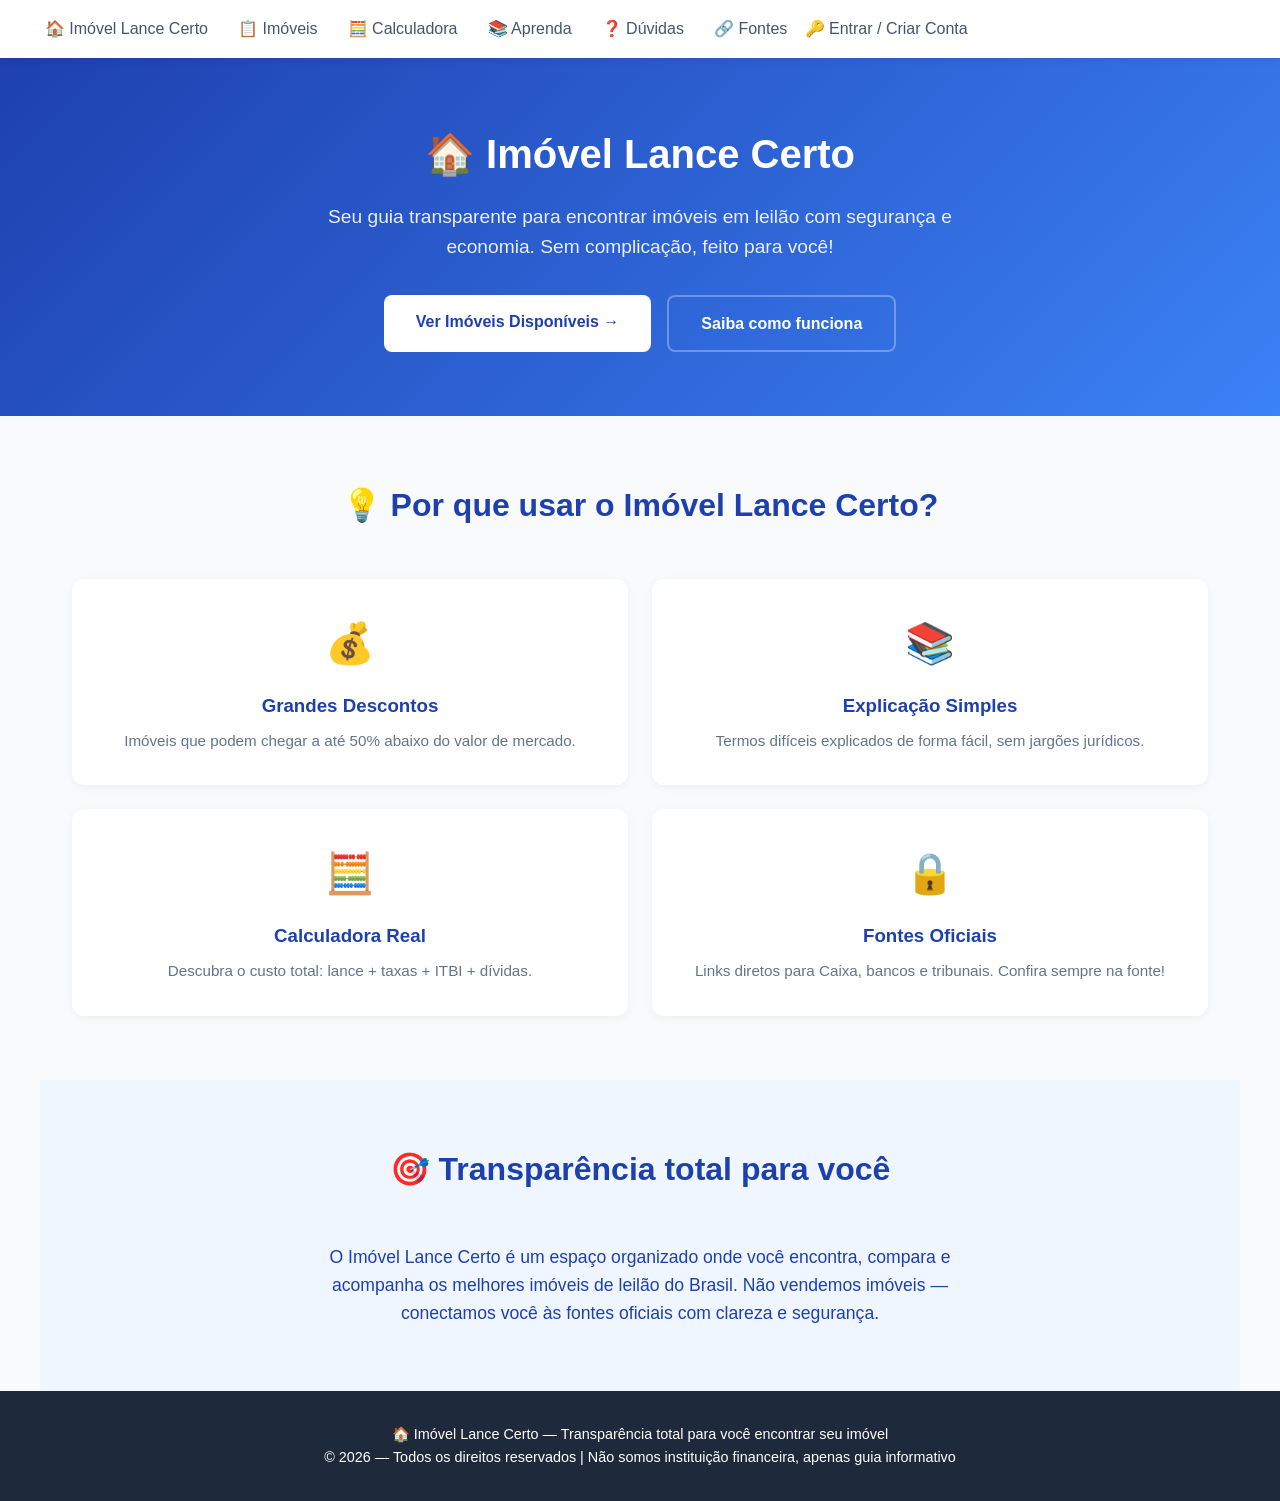
<file: index.html>
<!DOCTYPE html>
<html lang="pt-BR">
<head>
    <meta charset="UTF-8">
    <meta name="viewport" content="width=device-width, initial-scale=1.0">
    <title>Imóvel Lance Certo — Encontre seu imóvel com segurança</title>
    <link rel="stylesheet" href="estilo.css">
    <style>
        * { box-sizing: border-box; margin: 0; padding: 0; font-family: 'Segoe UI', sans-serif; }
        body { background-color: #f8fafc; color: #1e293b; line-height: 1.6; }

        .hero {
            background: linear-gradient(135deg, #1e40af 0%, #3b82f6 100%);
            color: white;
            padding: 4rem 2rem;
            text-align: center;
        }
        .hero h1 { font-size: 2.5rem; margin-bottom: 1rem; }
        .hero p { font-size: 1.2rem; max-width: 700px; margin: 0 auto 2rem; opacity: 0.9; }
        .botoes-hero {
            display: flex;
            gap: 1rem;
            justify-content: center;
            flex-wrap: wrap;
        }
        .btn-primario {
            background: white;
            color: #1e40af;
            padding: 0.85rem 2rem;
            border-radius: 8px;
            font-weight: 600;
            text-decoration: none;
            transition: transform 0.2s;
        }
        .btn-primario:hover { transform: translateY(-2px); }
        .btn-secundario {
            background: transparent;
            color: white;
            padding: 0.85rem 2rem;
            border-radius: 8px;
            font-weight: 600;
            text-decoration: none;
            border: 2px solid rgba(255,255,255,0.3);
            transition: background 0.2s;
        }
        .btn-secundario:hover { background: rgba(255,255,255,0.1); }

        .secao { padding: 4rem 2rem; max-width: 1200px; margin: 0 auto; }
        .secao h2 { text-align: center; color: #1e40af; font-size: 2rem; margin-bottom: 3rem; }

        .grade {
            display: grid;
            grid-template-columns: repeat(2, 1fr);
            gap: 1.5rem;
        }
        .cartao {
            background: white;
            padding: 2rem;
            border-radius: 12px;
            box-shadow: 0 2px 10px rgba(0,0,0,0.05);
            text-align: center;
        }
        .cartao .icone { font-size: 2.5rem; margin-bottom: 1rem; }
        .cartao h3 { color: #1e40af; margin-bottom: 0.5rem; }
        .cartao p { color: #64748b; font-size: 0.95rem; }

        .destaque { background: #eff6ff; }
        .destaque p { text-align: center; max-width: 700px; margin: 0 auto; color: #1e40af; font-size: 1.1rem; }

        footer {
            background: #1e293b;
            color: white;
            text-align: center;
            padding: 2rem;
            font-size: 0.9rem;
        }

        /* 📱 Celular também em 2 colunas */
        @media (max-width: 600px) {
            .hero h1 { font-size: 1.8rem; }
            .grade { grid-template-columns: repeat(2, 1fr); gap: 1rem; }
            .cartao { padding: 1.25rem; }
            .cartao .icone { font-size: 2rem; }
            .secao { padding: 2rem 1rem; }
        }
    </style>
</head>
<body>

<nav id="menu-principal">
    <a href="/">🏠 Imóvel Lance Certo</a>
    <a href="/imoveis.html">📋 Imóveis</a>
    <a href="/calculadora.html">🧮 Calculadora</a>
    <a href="/aprenda.html">📚 Aprenda</a>
    <a href="/duvidas.html">❓ Dúvidas</a>
    <a href="/fontes.html">🔗 Fontes</a>
    <span id="menu-logado" style="display: none;">
        <a href="/perfil.html" style="margin-left: auto;">👤 Meu Perfil</a>
        <a href="#" onclick="sairDaConta(event)" style="color: #ef4444;">🚪 Sair</a>
    </span>
    <span id="menu-deslogado">
        <a href="/login.html" style="margin-left: auto;">🔑 Entrar / Criar Conta</a>
    </span>
</nav>

<script>
// Verifica se o usuário está logado e mostra os botões corretos
function atualizarMenu() {
    const logado = localStorage.getItem('imc_logado');
    document.getElementById('menu-logado').style.display = logado ? 'contents' : 'none';
    document.getElementById('menu-deslogado').style.display = logado ? 'none' : 'contents';
}

// Função de logout
function sairDaConta(e) {
    e.preventDefault();
    if (confirm('Tem certeza que deseja sair?')) {
        localStorage.removeItem('imc_logado');
        localStorage.removeItem('imc_novidades');
        window.location.href = '/login.html';
    }
}

// Atualiza o menu assim que a página carrega
document.addEventListener('DOMContentLoaded', atualizarMenu);
</script>


<script>
function sairDaConta(e) {
    e.preventDefault();
    if (confirm('Tem certeza que deseja sair?')) {
        localStorage.removeItem('imc_logado');
        window.location.href = '/login.html';
    }
}
</script>


<section class="hero">
    <h1>🏠 Imóvel Lance Certo</h1>
    <p>Seu guia transparente para encontrar imóveis em leilão com segurança e economia. Sem complicação, feito para você!</p>
    <div class="botoes-hero">
        <a href="/imoveis.html" class="btn-primario">Ver Imóveis Disponíveis →</a>
        <a href="/aprenda.html" class="btn-secundario">Saiba como funciona</a>
    </div>
</section>

<section class="secao">
    <h2>💡 Por que usar o Imóvel Lance Certo?</h2>
    <div class="grade">
        <div class="cartao">
            <div class="icone">💰</div>
            <h3>Grandes Descontos</h3>
            <p>Imóveis que podem chegar a até 50% abaixo do valor de mercado.</p>
        </div>
        <div class="cartao">
            <div class="icone">📚</div>
            <h3>Explicação Simples</h3>
            <p>Termos difíceis explicados de forma fácil, sem jargões jurídicos.</p>
        </div>
        <div class="cartao">
            <div class="icone">🧮</div>
            <h3>Calculadora Real</h3>
            <p>Descubra o custo total: lance + taxas + ITBI + dívidas.</p>
        </div>
        <div class="cartao">
            <div class="icone">🔒</div>
            <h3>Fontes Oficiais</h3>
            <p>Links diretos para Caixa, bancos e tribunais. Confira sempre na fonte!</p>
        </div>
    </div>
</section>

<section class="secao destaque">
    <h2>🎯 Transparência total para você</h2>
    <p>O Imóvel Lance Certo é um espaço organizado onde você encontra, compara e acompanha os melhores imóveis de leilão do Brasil. Não vendemos imóveis — conectamos você às fontes oficiais com clareza e segurança.</p>
</section>

<footer>
    <p>🏠 Imóvel Lance Certo — Transparência total para você encontrar seu imóvel</p>
    <p>© 2026 — Todos os direitos reservados | Não somos instituição financeira, apenas guia informativo</p>
</footer>

</body>
</html>
</file>
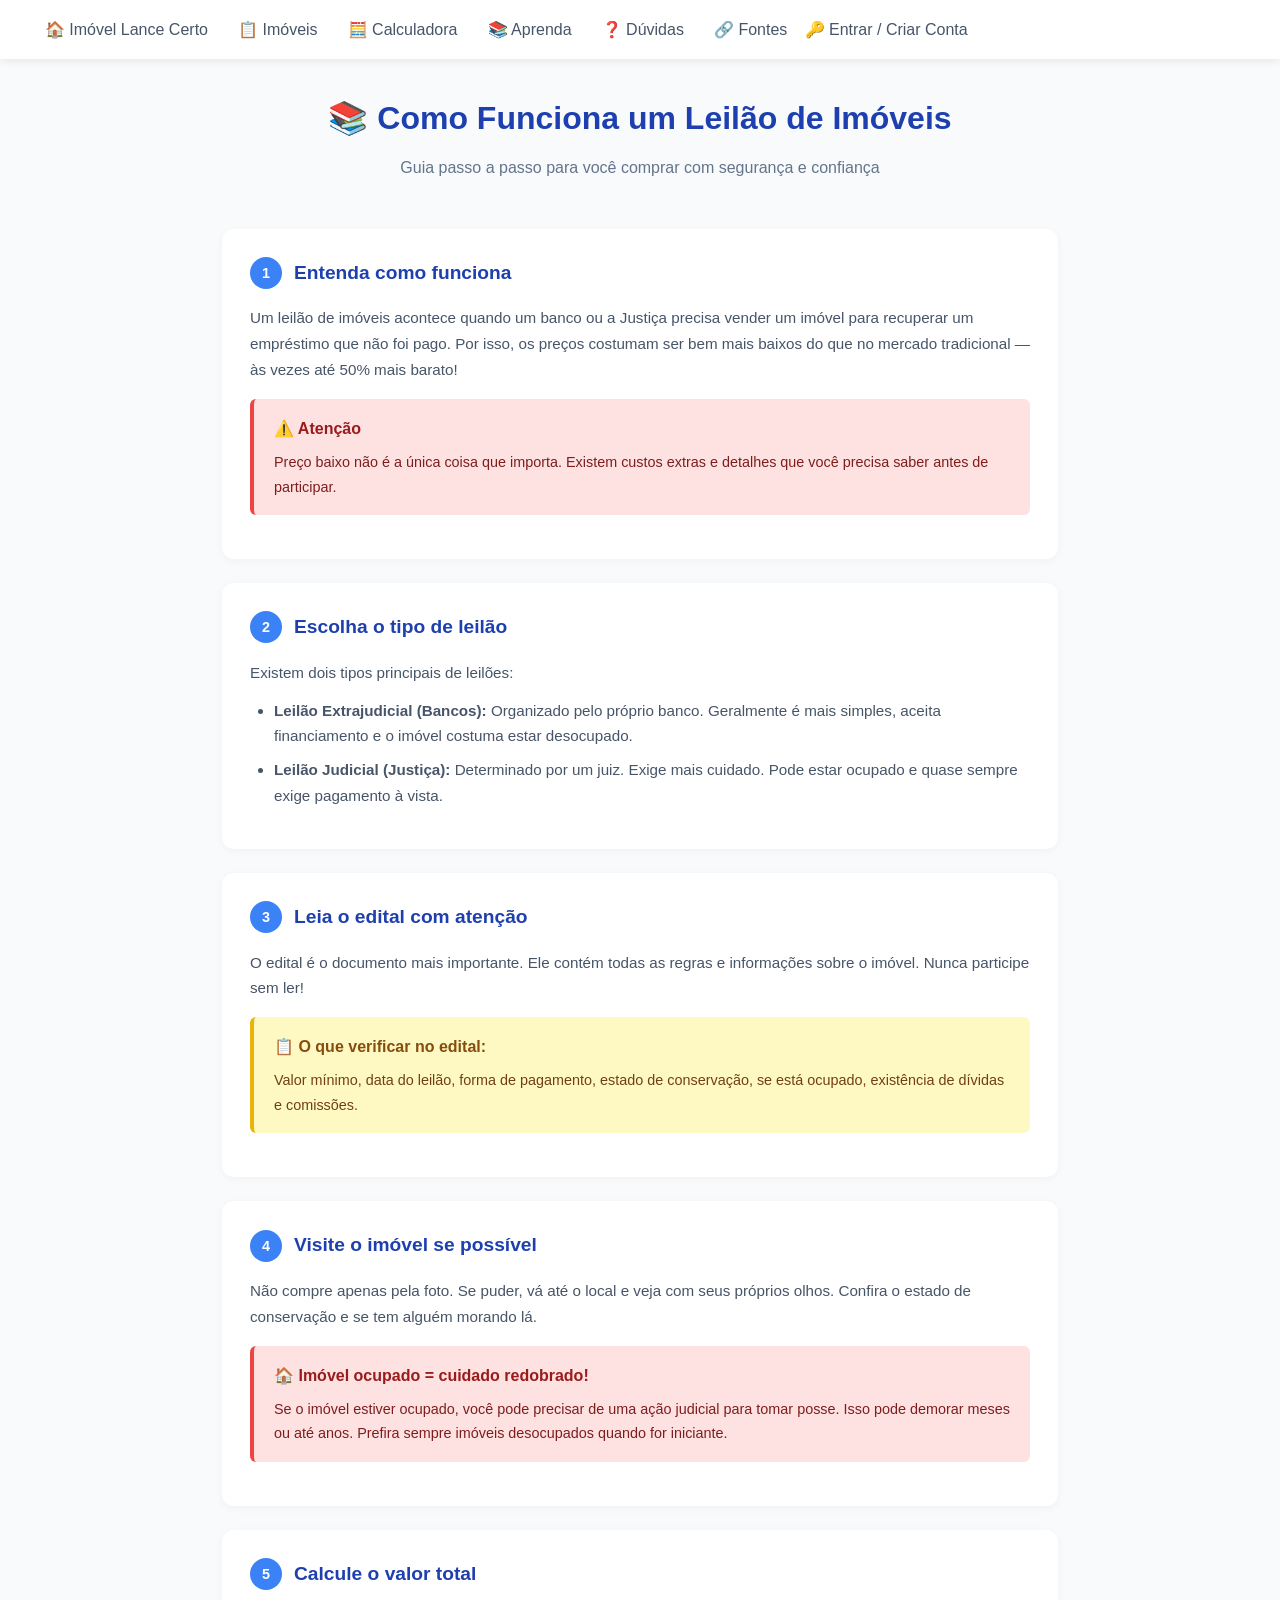
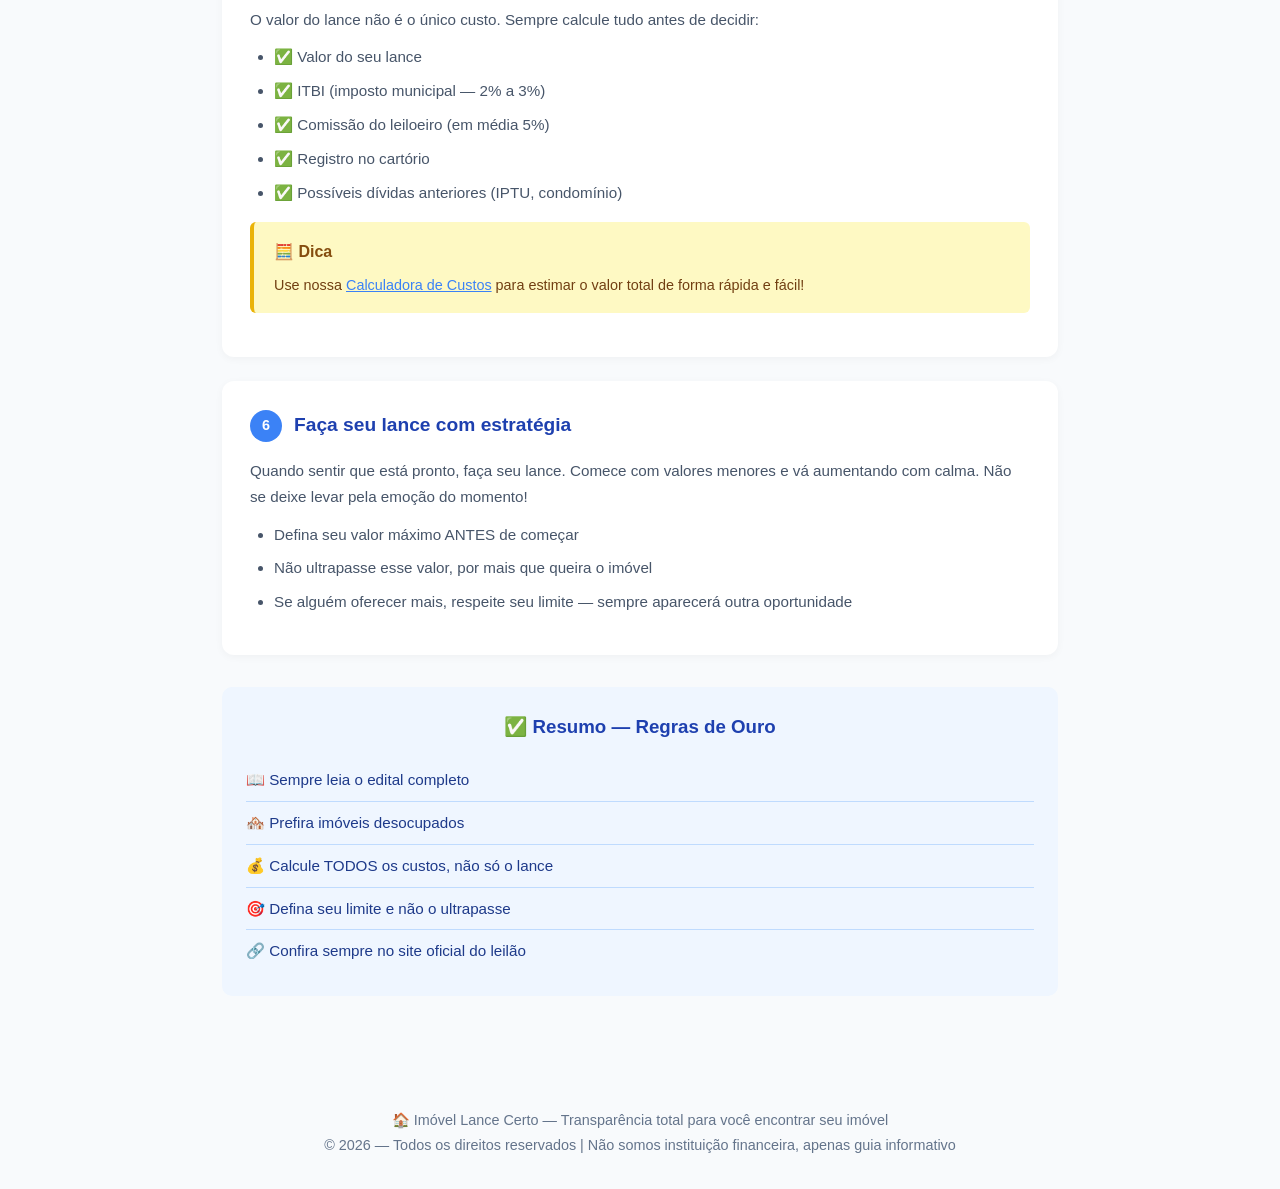
<file: aprenda.html>
<!DOCTYPE html>
<html lang="pt-BR">
<head>
    <meta charset="UTF-8">
    <meta name="viewport" content="width=device-width, initial-scale=1.0">
    <title>Aprenda — Imóvel Lance Certo</title>
    <link rel="stylesheet" href="estilo.css">
    <style>
        * { box-sizing: border-box; margin: 0; padding: 0; font-family: 'Segoe UI', sans-serif; }
        body { background-color: #f8fafc; color: #1e293b; line-height: 1.7; }

        .container { max-width: 900px; margin: 0 auto; padding: 2rem; }
        h1 { text-align: center; color: #1e40af; font-size: 2rem; margin-bottom: 0.5rem; }
        .subtitulo { text-align: center; color: #64748b; margin-bottom: 3rem; }

        .passo {
            background: white;
            padding: 1.75rem;
            border-radius: 12px;
            margin-bottom: 1.5rem;
            box-shadow: 0 2px 8px rgba(0,0,0,0.04);
        }
        .passo h2 {
            color: #1e40af;
            font-size: 1.2rem;
            margin-bottom: 1rem;
            display: flex;
            align-items: center;
            gap: 0.75rem;
        }
        .numero-passo {
            background: #3b82f6;
            color: white;
            width: 32px;
            height: 32px;
            border-radius: 50%;
            display: flex;
            align-items: center;
            justify-content: center;
            font-size: 0.9rem;
            font-weight: 600;
            flex-shrink: 0;
        }
        .passo p { color: #475569; margin-bottom: 0.75rem; font-size: 0.95rem; }
        .passo ul { padding-left: 1.5rem; margin-bottom: 0.75rem; }
        .passo li { color: #475569; margin-bottom: 0.5rem; font-size: 0.95rem; }

        .caixa-dica {
            background: #fef9c3;
            border-left: 4px solid #eab308;
            padding: 1rem 1.25rem;
            border-radius: 6px;
            margin: 1rem 0;
        }
        .caixa-dica h4 { color: #854d0e; margin-bottom: 0.5rem; }
        .caixa-dica p { color: #713f12; font-size: 0.9rem; margin: 0; }

        .caixa-atencao {
            background: #fee2e2;
            border-left: 4px solid #ef4444;
            padding: 1rem 1.25rem;
            border-radius: 6px;
            margin: 1rem 0;
        }
        .caixa-atencao h4 { color: #991b1b; margin-bottom: 0.5rem; }
        .caixa-atencao p { color: #7f1d1d; font-size: 0.9rem; margin: 0; }

        .resumo {
            background: #eff6ff;
            padding: 1.5rem;
            border-radius: 10px;
            margin-top: 2rem;
        }
        .resumo h3 { color: #1e40af; margin-bottom: 1rem; text-align: center; }
        .resumo ul { list-style: none; padding: 0; }
        .resumo li { padding: 0.5rem 0; border-bottom: 1px solid #bfdbfe; color: #1e3a8a; font-size: 0.95rem; }
        .resumo li:last-child { border-bottom: none; }

        footer {
            text-align: center;
            padding: 2rem;
            color: #64748b;
            font-size: 0.9rem;
            margin-top: 3rem;
        }
    </style>
</head>
<body>

<nav id="menu-principal">
    <a href="/">🏠 Imóvel Lance Certo</a>
    <a href="/imoveis.html">📋 Imóveis</a>
    <a href="/calculadora.html">🧮 Calculadora</a>
    <a href="/aprenda.html">📚 Aprenda</a>
    <a href="/duvidas.html">❓ Dúvidas</a>
    <a href="/fontes.html">🔗 Fontes</a>
    <span id="menu-logado" style="display: none;">
        <a href="/perfil.html" style="margin-left: auto;">👤 Meu Perfil</a>
        <a href="#" onclick="sairDaConta(event)" style="color: #ef4444;">🚪 Sair</a>
    </span>
    <span id="menu-deslogado">
        <a href="/login.html" style="margin-left: auto;">🔑 Entrar / Criar Conta</a>
    </span>
</nav>

<script>
// Verifica se o usuário está logado e mostra os botões corretos
function atualizarMenu() {
    const logado = localStorage.getItem('imc_logado');
    document.getElementById('menu-logado').style.display = logado ? 'contents' : 'none';
    document.getElementById('menu-deslogado').style.display = logado ? 'none' : 'contents';
}

// Função de logout
function sairDaConta(e) {
    e.preventDefault();
    if (confirm('Tem certeza que deseja sair?')) {
        localStorage.removeItem('imc_logado');
        localStorage.removeItem('imc_novidades');
        window.location.href = '/login.html';
    }
}

// Atualiza o menu assim que a página carrega
document.addEventListener('DOMContentLoaded', atualizarMenu);
</script>


<div class="container">
    <h1>📚 Como Funciona um Leilão de Imóveis</h1>
    <p class="subtitulo">Guia passo a passo para você comprar com segurança e confiança</p>

    <!-- PASSO 1 -->
    <div class="passo">
        <h2><span class="numero-passo">1</span> Entenda como funciona</h2>
        <p>Um leilão de imóveis acontece quando um banco ou a Justiça precisa vender um imóvel para recuperar um empréstimo que não foi pago. Por isso, os preços costumam ser bem mais baixos do que no mercado tradicional — às vezes até 50% mais barato!</p>

        <div class="caixa-atencao">
            <h4>⚠️ Atenção</h4>
            <p>Preço baixo não é a única coisa que importa. Existem custos extras e detalhes que você precisa saber antes de participar.</p>
        </div>
    </div>

    <!-- PASSO 2 -->
    <div class="passo">
        <h2><span class="numero-passo">2</span> Escolha o tipo de leilão</h2>
        <p>Existem dois tipos principais de leilões:</p>
        <ul>
            <li><strong>Leilão Extrajudicial (Bancos):</strong> Organizado pelo próprio banco. Geralmente é mais simples, aceita financiamento e o imóvel costuma estar desocupado.</li>
            <li><strong>Leilão Judicial (Justiça):</strong> Determinado por um juiz. Exige mais cuidado. Pode estar ocupado e quase sempre exige pagamento à vista.</li>
        </ul>
    </div>

    <!-- PASSO 3 -->
    <div class="passo">
        <h2><span class="numero-passo">3</span> Leia o edital com atenção</h2>
        <p>O edital é o documento mais importante. Ele contém todas as regras e informações sobre o imóvel. Nunca participe sem ler!</p>

        <div class="caixa-dica">
            <h4>📋 O que verificar no edital:</h4>
            <p>Valor mínimo, data do leilão, forma de pagamento, estado de conservação, se está ocupado, existência de dívidas e comissões.</p>
        </div>
    </div>

    <!-- PASSO 4 -->
    <div class="passo">
        <h2><span class="numero-passo">4</span> Visite o imóvel se possível</h2>
        <p>Não compre apenas pela foto. Se puder, vá até o local e veja com seus próprios olhos. Confira o estado de conservação e se tem alguém morando lá.</p>

        <div class="caixa-atencao">
            <h4>🏠 Imóvel ocupado = cuidado redobrado!</h4>
            <p>Se o imóvel estiver ocupado, você pode precisar de uma ação judicial para tomar posse. Isso pode demorar meses ou até anos. Prefira sempre imóveis desocupados quando for iniciante.</p>
        </div>
    </div>

    <!-- PASSO 5 -->
    <div class="passo">
        <h2><span class="numero-passo">5</span> Calcule o valor total</h2>
        <p>O valor do lance não é o único custo. Sempre calcule tudo antes de decidir:</p>
        <ul>
            <li>✅ Valor do seu lance</li>
            <li>✅ ITBI (imposto municipal — 2% a 3%)</li>
            <li>✅ Comissão do leiloeiro (em média 5%)</li>
            <li>✅ Registro no cartório</li>
            <li>✅ Possíveis dívidas anteriores (IPTU, condomínio)</li>
        </ul>

        <div class="caixa-dica">
            <h4>🧮 Dica</h4>
            <p>Use nossa <a href="/calculadora.html" style="color:#3b82f6; font-weight:500;">Calculadora de Custos</a> para estimar o valor total de forma rápida e fácil!</p>
        </div>
    </div>

    <!-- PASSO 6 -->
    <div class="passo">
        <h2><span class="numero-passo">6</span> Faça seu lance com estratégia</h2>
        <p>Quando sentir que está pronto, faça seu lance. Comece com valores menores e vá aumentando com calma. Não se deixe levar pela emoção do momento!</p>
        <ul>
            <li>Defina seu valor máximo ANTES de começar</li>
            <li>Não ultrapasse esse valor, por mais que queira o imóvel</li>
            <li>Se alguém oferecer mais, respeite seu limite — sempre aparecerá outra oportunidade</li>
        </ul>
    </div>

    <!-- RESUMO -->
    <div class="resumo">
        <h3>✅ Resumo — Regras de Ouro</h3>
        <ul>
            <li>📖 Sempre leia o edital completo</li>
            <li>🏘️ Prefira imóveis desocupados</li>
            <li>💰 Calcule TODOS os custos, não só o lance</li>
            <li>🎯 Defina seu limite e não o ultrapasse</li>
            <li>🔗 Confira sempre no site oficial do leilão</li>
        </ul>
    </div>
</div>

<footer>
    🏠 Imóvel Lance Certo — Transparência total para você encontrar seu imóvel<br>
    © 2026 — Todos os direitos reservados | Não somos instituição financeira, apenas guia informativo
</footer>

</body>
</html>
</file>
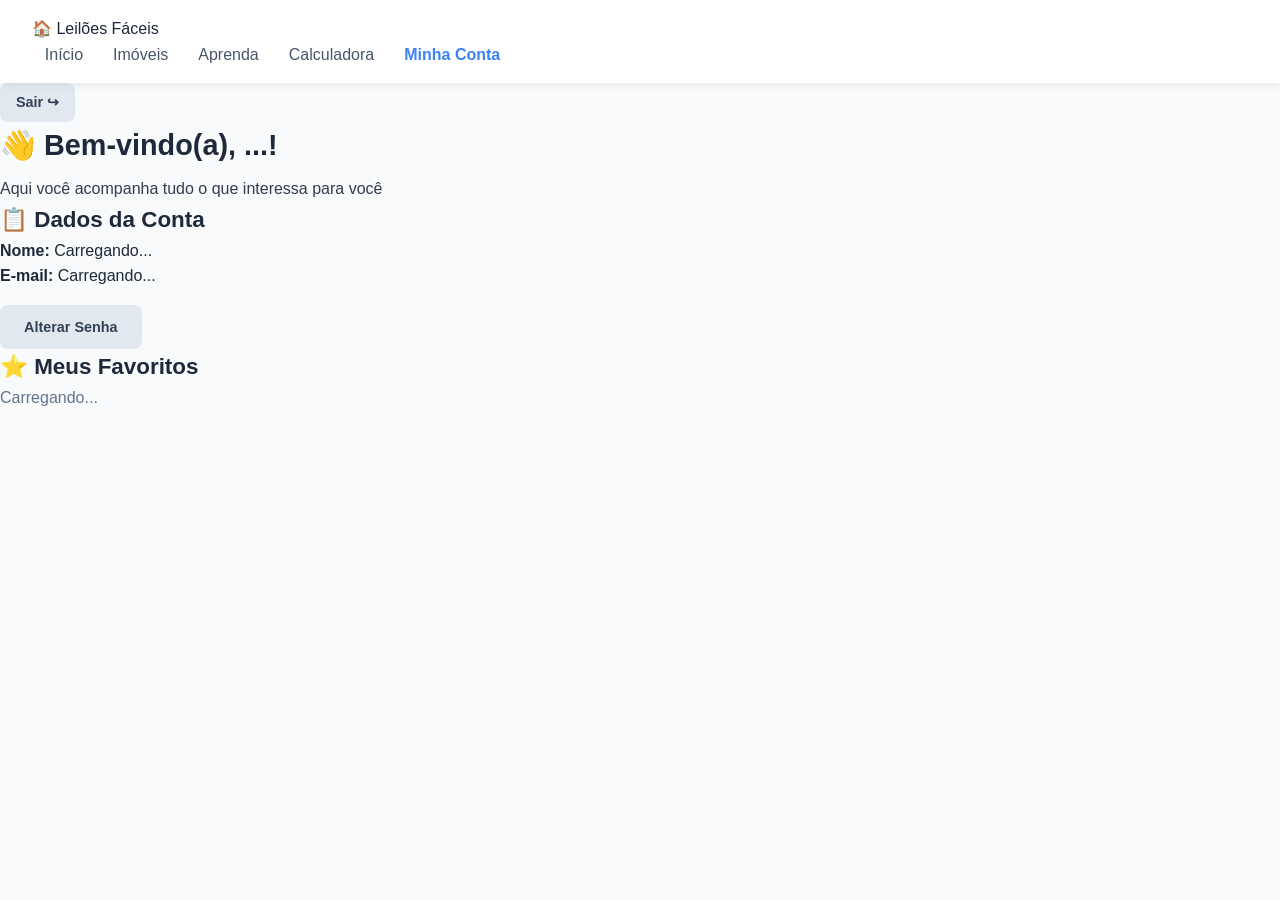
<file: area_usuario.html>
<!DOCTYPE html>
<html lang="pt-BR">
<head>
    <meta charset="UTF-8">
    <meta name="viewport" content="width=device-width, initial-scale=1.0">
    <title>Minha Conta — Leilões Fáceis</title>
    <link rel="stylesheet" href="estilo.css">
</head>
<body>

<header class="cabecalho">
    <nav class="navegacao">
        <div class="logo">🏠 Leilões Fáceis</div>
        <div class="menu">
            <a href="index.html">Início</a>
            <a href="imoveis.html">Imóveis</a>
            <a href="aprenda.html">Aprenda</a>
            <a href="calculadora.html">Calculadora</a>
            <a href="area_usuario.html" class="ativo">Minha Conta</a>
        </div>
    </nav>
</header>

<main class="conteudo">
    <div class="linha-sair">
        <a href="/sair" class="botao botao-secundario" style="padding: 0.5rem 1rem; font-size: 0.9rem;">Sair ↪</a>
    </div>

    <div id="mensagens">
        <!-- Mensagens automáticas -->
    </div>

    <div class="cartao-destaque">
        <h2 style="font-size: 1.8rem; margin-bottom: 0.5rem;">👋 Bem-vindo(a), <span id="nome_usuario">...</span>!</h2>
        <p style="opacity: 0.9;">Aqui você acompanha tudo o que interessa para você</p>
    </div>

    <!-- Dados da Conta -->
    <div class="secao">
        <h3 class="secao-titulo" style="font-size: 1.4rem; text-align: left;">📋 Dados da Conta</h3>
        <div class="cartao" style="max-width: 500px;">
            <p><strong>Nome:</strong> <span id="dados_nome">Carregando...</span></p>
            <p><strong>E-mail:</strong> <span id="dados_email">Carregando...</span></p>
            <p style="margin-top: 1rem;">
                <button class="botao botao-secundario" style="font-size: 0.9rem;">Alterar Senha</button>
            </p>
        </div>
    </div>

    <!-- Favoritos -->
    <div class="secao">
        <h3 class="secao-titulo" style="font-size: 1.4rem; text-align: left;">⭐ Meus Favoritos</h3>
        <div id="lista_favoritos" class="grid">
            <p style="color: #64748b; grid-column: 1 / -1;">Carregando...</p>
        </div>
    </div>

    <!-- Alertas -->
    <div class="secao">
        <h3 class="secao-tit
</file>
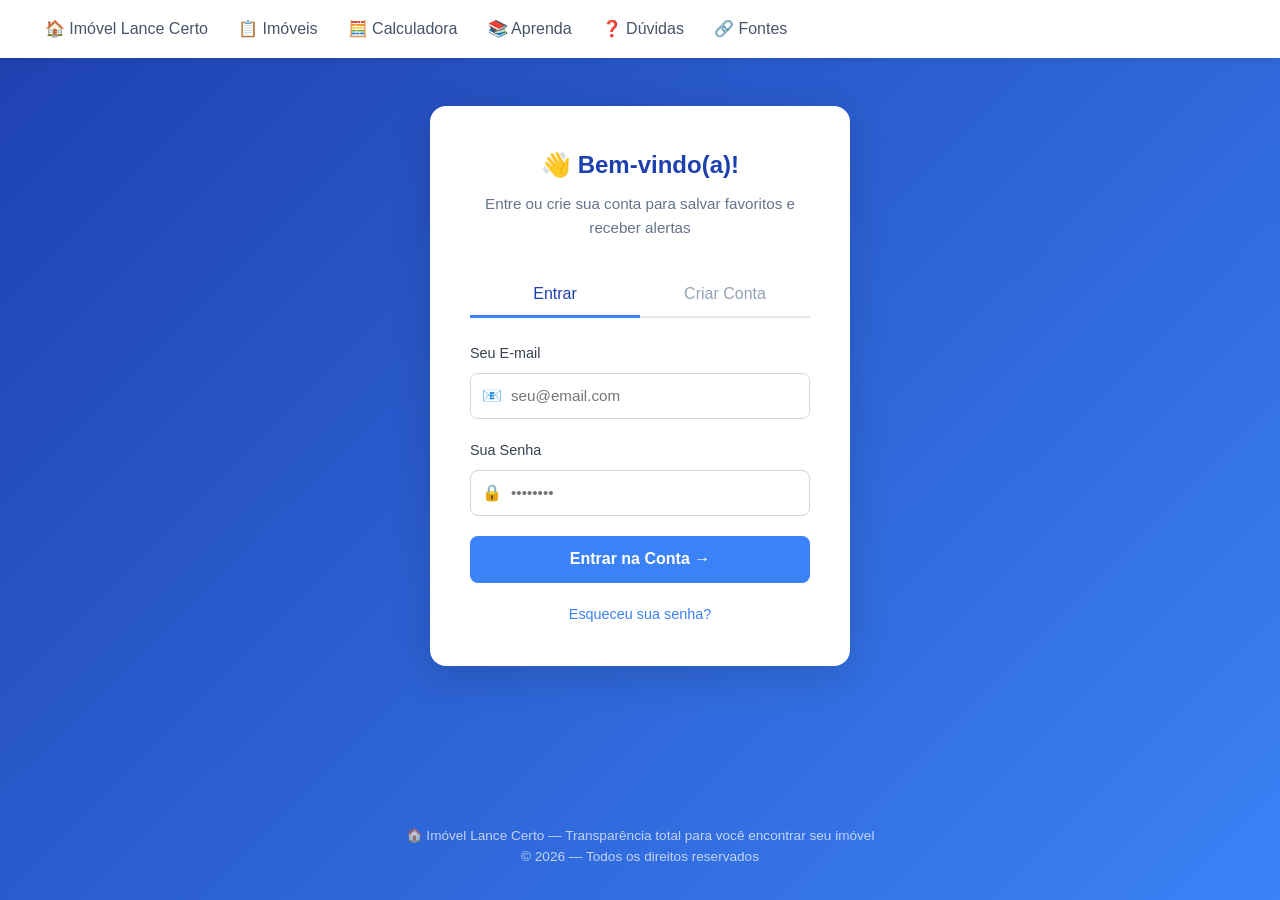
<file: cadastro.html>
<!DOCTYPE html>
<html lang="pt-BR">
<head>
    <meta charset="UTF-8">
    <meta name="viewport" content="width=device-width, initial-scale=1.0">
    <title>Criar Conta — Imóvel Lance Certo</title>
    <meta http-equiv="refresh" content="0; url=/login.html">
    <style>
        * { margin: 0; padding: 0; box-sizing: border-box; font-family: 'Segoe UI', sans-serif; }
        body {
            background: linear-gradient(135deg, #1e40af 0%, #3b82f6 100%);
            min-height: 100vh;
            display: flex;
            align-items: center;
            justify-content: center;
            padding: 2rem;
        }
        .caixa {
            background: white;
            padding: 2.5rem;
            border-radius: 16px;
            box-shadow: 0 10px 40px rgba(0,0,0,0.15);
            text-align: center;
            max-width: 400px;
            width: 100%;
        }
        .icone { font-size: 3rem; margin-bottom: 1rem; }
        h1 { color: #1e40af; font-size: 1.3rem; margin-bottom: 0.5rem; }
        p { color: #64748b; font-size: 0.95rem; margin-bottom: 1.5rem; }
        a {
            display: inline-block;
            background: #3b82f6;
            color: white;
            padding: 0.75rem 1.5rem;
            border-radius: 8px;
            text-decoration: none;
            font-weight: 500;
            transition: background 0.2s;
        }
        a:hover { background: #1e40af; }
    </style>
</head>
<body>
    <div class="caixa">
        <div class="icone">➡️</div>
        <h1>Estamos te direcionando...</h1>
        <p>A página de cadastro agora está junto com o acesso à sua conta.</p>
        <a href="/login.html">Ir para Login e Cadastro</a>
    </div>
</body>
</html>
</file>
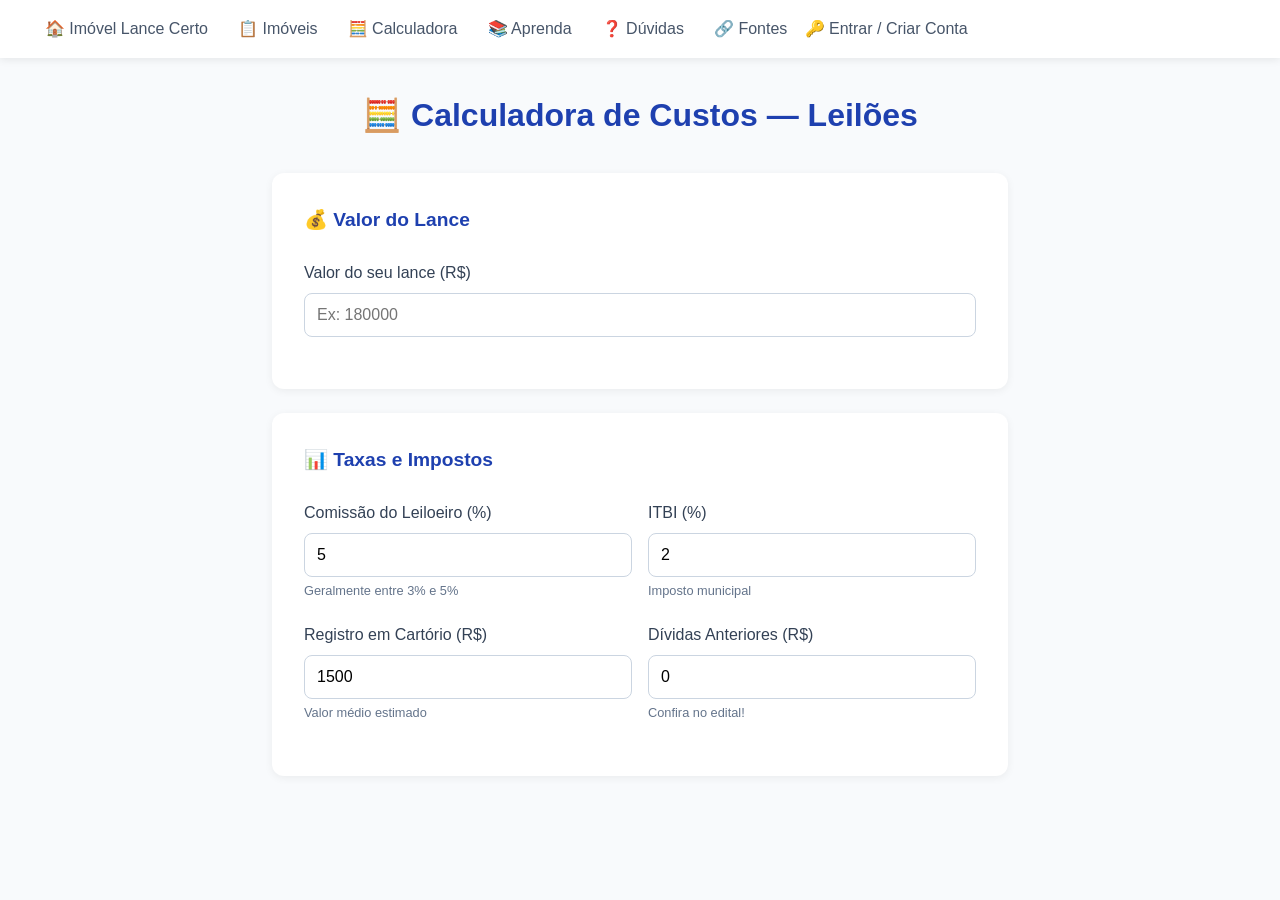
<file: calculadora.html>
<!DOCTYPE html>
<html lang="pt-BR">
<head>
    <meta charset="UTF-8">
    <meta name="viewport" content="width=device-width, initial-scale=1.0">
    <title>Calculadora de Custos — Leilões Fáceis</title>
    <link rel="stylesheet" href="estilo.css">
    <style>
        * { box-sizing: border-box; margin: 0; padding: 0; font-family: 'Segoe UI', sans-serif; }
        body { background: #f8fafc; color: #1e293b; }
        nav { background: white; padding: 1rem 2rem; box-shadow: 0 2px 8px rgba(0,0,0,0.08); position: sticky; top: 0; z-index: 100; }
        nav a { margin: 0 0.8rem; text-decoration: none; color: #475569; font-weight: 500; }
        nav a.ativo { color: #3b82f6; font-weight: 600; }
        .container { max-width: 800px; margin: 0 auto; padding: 2rem; }
        h1 { text-align: center; color: #1e40af; margin-bottom: 2rem; }
        .card { background: white; padding: 2rem; border-radius: 12px; box-shadow: 0 2px 8px rgba(0,0,0,0.06); margin-bottom: 1.5rem; }
        h2 { color: #1e40af; font-size: 1.2rem; margin-bottom: 1.5rem; }
        .grupo { margin-bottom: 1.25rem; }
        label { display: block; font-weight: 500; margin-bottom: 0.5rem; color: #334155; }
        input, select { width: 100%; padding: 0.75rem; border: 1px solid #cbd5e1; border-radius: 8px; font-size: 1rem; }
        input:focus, select:focus { outline: none; border-color: #3b82f6; box-shadow: 0 0 0 3px rgba(59,130,246,0.1); }
        .linha { display: flex; gap: 1rem; flex-wrap: wrap; }
        .linha > div { flex: 1; min-width: 200px; }
        .botao { background: #3b82f6; color: white; border: none; padding: 0.875rem 1.5rem; border-radius: 8px; font-size: 1rem; font-weight: 600; cursor: pointer; width: 100%; margin-top: 0.5rem; }
        .botao:hover { background: #1e40af; }
        .resultado { background: #eff6ff; border-radius: 10px; padding: 1.5rem; margin-top: 1.5rem; display: none; }
        .resultado.visivel { display: block; }
        .linha-total { display: flex; justify-content: space-between; padding: 0.5rem 0; border-bottom: 1px solid #bfdbfe; }
        .linha-total:last-child { border-bottom: none; font-size: 1.1rem; font-weight: 700; color: #1e40af; margin-top: 0.5rem; }
        .dica { background: #fef3c7; border-left: 4px solid #f59e0b; padding: 1rem; border-radius: 6px; margin-top: 1.5rem; font-size: 0.9rem; line-height: 1.6; }
        .dica strong { color: #92400e; }
        .taxa-valor { text-align: right; font-weight: 600; color: #475569; }
    </style>

    <!-- Ícones Google Fonts -->
<link rel="stylesheet" href="https://fonts.googleapis.com/icon?family=Material+Icons">

</head>
<body>

<nav id="menu-principal">
    <a href="/">🏠 Imóvel Lance Certo</a>
    <a href="/imoveis.html">📋 Imóveis</a>
    <a href="/calculadora.html">🧮 Calculadora</a>
    <a href="/aprenda.html">📚 Aprenda</a>
    <a href="/duvidas.html">❓ Dúvidas</a>
    <a href="/fontes.html">🔗 Fontes</a>
    <span id="menu-logado" style="display: none;">
        <a href="/perfil.html" style="margin-left: auto;">👤 Meu Perfil</a>
        <a href="#" onclick="sairDaConta(event)" style="color: #ef4444;">🚪 Sair</a>
    </span>
    <span id="menu-deslogado">
        <a href="/login.html" style="margin-left: auto;">🔑 Entrar / Criar Conta</a>
    </span>
</nav>

<script>
// Verifica se o usuário está logado e mostra os botões corretos
function atualizarMenu() {
    const logado = localStorage.getItem('imc_logado');
    document.getElementById('menu-logado').style.display = logado ? 'contents' : 'none';
    document.getElementById('menu-deslogado').style.display = logado ? 'none' : 'contents';
}

// Função de logout
function sairDaConta(e) {
    e.preventDefault();
    if (confirm('Tem certeza que deseja sair?')) {
        localStorage.removeItem('imc_logado');
        localStorage.removeItem('imc_novidades');
        window.location.href = '/login.html';
    }
}

// Atualiza o menu assim que a página carrega
document.addEventListener('DOMContentLoaded', atualizarMenu);
</script>


<script>
function sairDaConta(e) {
    e.preventDefault();
    if (confirm('Tem certeza que deseja sair?')) {
        localStorage.removeItem('imc_logado');
        window.location.href = '/login.html';
    }
}
</script>


<div class="container">
    <h1>🧮 Calculadora de Custos — Leilões</h1>

    <div class="card">
        <h2>💰 Valor do Lance</h2>
        <div class="grupo">
            <label for="valor_lance">Valor do seu lance (R$)</label>
            <input type="number" id="valor_lance" placeholder="Ex: 180000" oninput="calcular()">
        </div>
    </div>

    <div class="card">
        <h2>📊 Taxas e Impostos</h2>

        <div class="linha">
            <div class="grupo">
                <label for="comissao_leiloeiro">Comissão do Leiloeiro (%)</label>
                <input type="number" id="comissao_leiloeiro" value="5" oninput="calcular()">
                <p style="font-size:0.8rem; color:#64748b; margin-top:0.25rem;">Geralmente entre 3% e 5%</p>
            </div>
            <div class="grupo">
                <label for="itbi">ITBI (%)</label>
                <input type="number" id="itbi" value="2" oninput="calcular()">
                <p style="font-size:0.8rem; color:#64748b; margin-top:0.25rem;">Imposto municipal</p>
            </div>
        </div>

        <div class="linha">
            <div class="grupo">
                <label for="registro">Registro em Cartório (R$)</label>
                <input type="number" id="registro" value="1500" oninput="calcular()">
                <p style="font-size:0.8rem; color:#64748b; margin-top:0.25rem;">Valor médio estimado</p>
            </div>
            <div class="grupo">
                <label for="dividas">Dívidas Anteriores (R$)</label>
                <input type="number" id="dividas" value="0" oninput="calcular()">
                <p style="font-size:0.8rem; color:#64748b; margin-top:0.25rem;">Confira no edital!</p>
            </div>
        </div>
    </div>

    <div class="card resultado" id="caixa_resultado">
        <h2>📋 Resumo dos Custos</h2>

        <div class="linha-total">
            <span>Valor do Lance</span>
            <span id="resumo_lance">R$ 0,00</span>
        </div>
        <div class="linha-total">
            <span>Comissão do Leiloeiro</span>
            <span id="resumo_leiloeiro">R$ 0,00</span>
        </div>
        <div class="linha-total">
            <span>ITBI</span>
            <span id="resumo_itbi">R$ 0,00</span>
        </div>
        <div class="linha-total">
            <span>Registro em Cartório</span>
            <span id="resumo_registro">R$ 0,00</span>
        </div>
        <div class="linha-total">
            <span>Dívidas Anteriores</span>
            <span id="resumo_dividas">R$ 0,00</span>
        </div>
        <div class="linha-total">
            <span>💵 TOTAL A PAGAR</span>
            <span id="resumo_total">R$ 0,00</span>
        </div>

        <div class="dica">
            <strong>💡 Bom saber:</strong> O valor total pode ficar de <strong>6% a 12%</strong> acima do valor do lance. Sempre calcule tudo antes de dar o seu lance! Confira no edital se há dívidas ou taxas adicionais.
        </div>
    </div>
</div>

<script>
function formatarReal(valor) {
    return new Intl.NumberFormat('pt-BR', {
        style: 'currency',
        currency: 'BRL'
    }).format(valor);
}

function calcular() {
    const lance = parseFloat(document.getElementById('valor_lance').value) || 0;
    const taxaLeiloeiro = parseFloat(document.getElementById('comissao_leiloeiro').value) || 0;
    const taxaITBI = parseFloat(document.getElementById('itbi').value) || 0;
    const registro = parseFloat(document.getElementById('registro').value) || 0;
    const dividas = parseFloat(document.getElementById('dividas').value) || 0;

    if (lance === 0) {
        document.getElementById('caixa_resultado').classList.remove('visivel');
        return;
    }

    const valorLeiloeiro = lance * (taxaLeiloeiro / 100);
    const valorITBI = lance * (taxaITBI / 100);
    const total = lance + valorLeiloeiro + valorITBI + registro + dividas;

    document.getElementById('resumo_lance').textContent = formatarReal(lance);
    document.getElementById('resumo_leiloeiro').textContent = formatarReal(valorLeiloeiro);
    document.getElementById('resumo_itbi').textContent = formatarReal(valorITBI);
    document.getElementById('resumo_registro').textContent = formatarReal(registro);
    document.getElementById('resumo_dividas').textContent = formatarReal(dividas);
    document.getElementById('resumo_total').textContent = formatarReal(total);

    document.getElementById('caixa_resultado').classList.add('visivel');
}
</script>

</body>
</html>
</file>
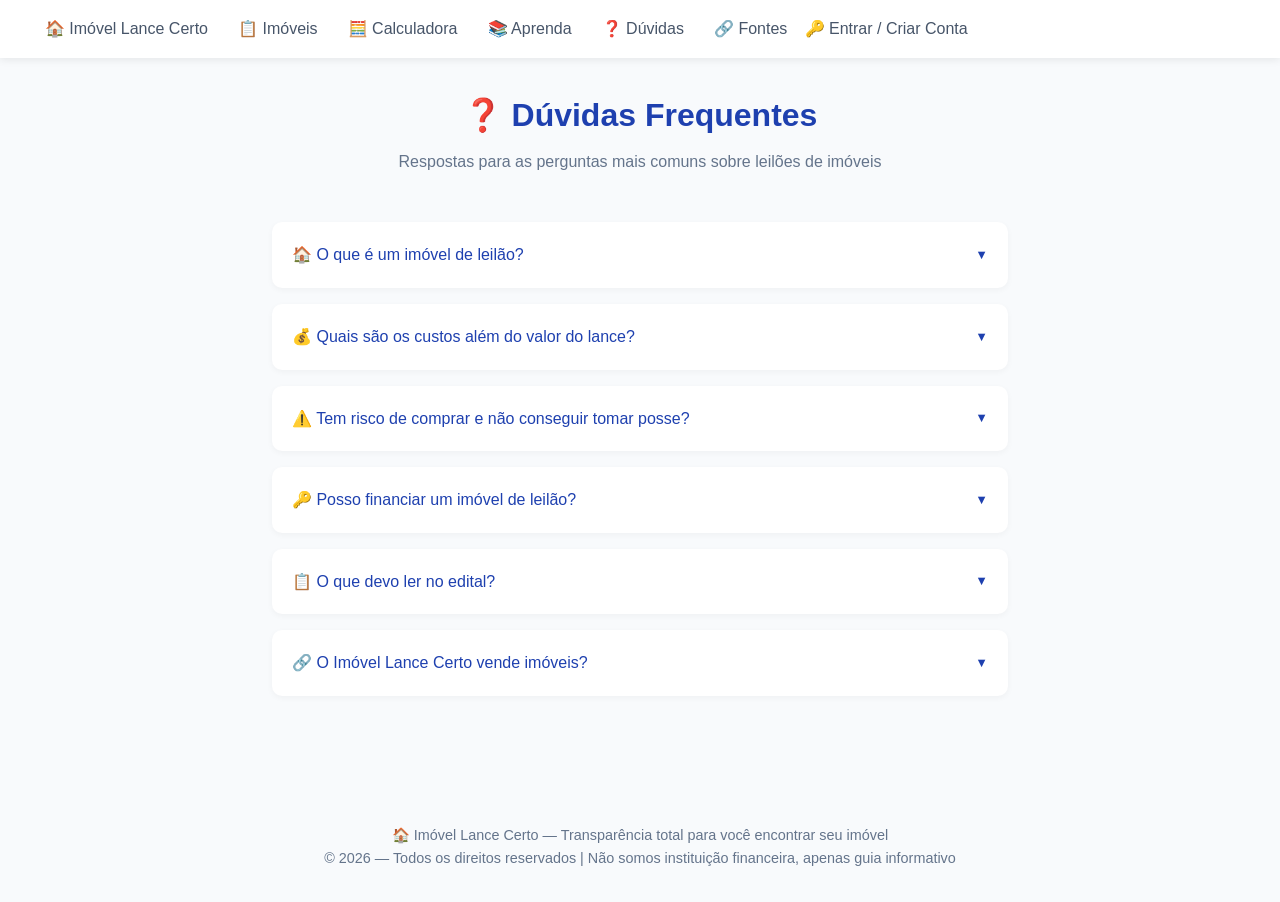
<file: duvidas.html>
<!DOCTYPE html>
<html lang="pt-BR">
<head>
    <meta charset="UTF-8">
    <meta name="viewport" content="width=device-width, initial-scale=1.0">
    <title>Dúvidas Frequentes — Imóvel Lance Certo</title>
    <link rel="stylesheet" href="estilo.css">
    <style>
        * { box-sizing: border-box; margin: 0; padding: 0; font-family: 'Segoe UI', sans-serif; }
        body { background-color: #f8fafc; color: #1e293b; line-height: 1.6; }

        .container { max-width: 800px; margin: 0 auto; padding: 2rem; }
        h1 { text-align: center; color: #1e40af; font-size: 2rem; margin-bottom: 0.5rem; }
        .subtitulo { text-align: center; color: #64748b; margin-bottom: 3rem; }

        .duvida {
            background: white;
            border-radius: 10px;
            margin-bottom: 1rem;
            box-shadow: 0 2px 6px rgba(0,0,0,0.04);
            overflow: hidden;
        }
        .pergunta {
            padding: 1.25rem;
            cursor: pointer;
            display: flex;
            justify-content: space-between;
            align-items: center;
            font-weight: 500;
            color: #1e40af;
            transition: background 0.2s;
        }
        .pergunta:hover { background: #eff6ff; }
        .icone-seta {
            transition: transform 0.3s ease;
            font-size: 0.8rem;
        }
        .resposta {
            max-height: 0;
            overflow: hidden;
            transition: max-height 0.3s ease, padding 0.3s ease;
        }
        .resposta.aberta {
            max-height: 500px;
            padding: 0 1.25rem 1.25rem;
        }
        .resposta p {
            color: #475569;
            font-size: 0.95rem;
            line-height: 1.7;
        }
        .resposta ul {
            margin: 0.75rem 0;
            padding-left: 1.5rem;
        }
        .resposta li {
            color: #475569;
            font-size: 0.95rem;
            margin-bottom: 0.5rem;
        }

        footer {
            text-align: center;
            padding: 2rem;
            color: #64748b;
            font-size: 0.9rem;
            margin-top: 3rem;
        }
    </style>
</head>
<body>

<nav id="menu-principal">
    <a href="/">🏠 Imóvel Lance Certo</a>
    <a href="/imoveis.html">📋 Imóveis</a>
    <a href="/calculadora.html">🧮 Calculadora</a>
    <a href="/aprenda.html">📚 Aprenda</a>
    <a href="/duvidas.html">❓ Dúvidas</a>
    <a href="/fontes.html">🔗 Fontes</a>
    <span id="menu-logado" style="display: none;">
        <a href="/perfil.html" style="margin-left: auto;">👤 Meu Perfil</a>
        <a href="#" onclick="sairDaConta(event)" style="color: #ef4444;">🚪 Sair</a>
    </span>
    <span id="menu-deslogado">
        <a href="/login.html" style="margin-left: auto;">🔑 Entrar / Criar Conta</a>
    </span>
</nav>

<script>
// Verifica se o usuário está logado e mostra os botões corretos
function atualizarMenu() {
    const logado = localStorage.getItem('imc_logado');
    document.getElementById('menu-logado').style.display = logado ? 'contents' : 'none';
    document.getElementById('menu-deslogado').style.display = logado ? 'none' : 'contents';
}

// Função de logout
function sairDaConta(e) {
    e.preventDefault();
    if (confirm('Tem certeza que deseja sair?')) {
        localStorage.removeItem('imc_logado');
        localStorage.removeItem('imc_novidades');
        window.location.href = '/login.html';
    }
}

// Atualiza o menu assim que a página carrega
document.addEventListener('DOMContentLoaded', atualizarMenu);
</script>


<script>
function sairDaConta(e) {
    e.preventDefault();
    if (confirm('Tem certeza que deseja sair?')) {
        localStorage.removeItem('imc_logado');
        window.location.href = '/login.html';
    }
}
</script>


<div class="container">
    <h1>❓ Dúvidas Frequentes</h1>
    <p class="subtitulo">Respostas para as perguntas mais comuns sobre leilões de imóveis</p>

    <!-- DÚVIDA 1 -->
    <div class="duvida">
        <div class="pergunta" onclick="alternarResposta(this)">
            <span>🏠 O que é um imóvel de leilão?</span>
            <span class="icone-seta">▼</span>
        </div>
        <div class="resposta">
            <p>É um imóvel vendido em leilão público, geralmente porque o proprietário não conseguiu pagar o empréstimo ou por determinação judicial. Bancos e tribunais vendem esses imóveis para recuperar o dinheiro emprestado, por isso os preços costumam ser bem mais baixos do que no mercado comum.</p>
        </div>
    </div>

    <!-- DÚVIDA 2 -->
    <div class="duvida">
        <div class="pergunta" onclick="alternarResposta(this)">
            <span>💰 Quais são os custos além do valor do lance?</span>
            <span class="icone-seta">▼</span>
        </div>
        <div class="resposta">
            <p>Muitas pessoas esquecem esses custos e levam um susto! Fique atento:</p>
            <ul>
                <li><strong>ITBI:</strong> Imposto municipal sobre transmissão de bens — geralmente entre 2% e 3% do valor</li>
                <li><strong>Comissão do leiloeiro:</strong> Em média 5% do valor do lance</li>
                <li><strong>Registro de imóvel:</strong> Taxas cartoriais</li>
                <li><strong>Dívidas anteriores:</strong> Confira sempre se o imóvel tem dívidas de IPTU ou condomínio — você pode herdar elas!</li>
            </ul>
            <p>💡 Use nossa <a href="/calculadora.html" style="color:#3b82f6;">Calculadora de Custos</a> para estimar o valor total.</p>
        </div>
    </div>

    <!-- DÚVIDA 3 -->
    <div class="duvida">
        <div class="pergunta" onclick="alternarResposta(this)">
            <span>⚠️ Tem risco de comprar e não conseguir tomar posse?</span>
            <span class="icone-seta">▼</span>
        </div>
        <div class="resposta">
            <p><strong>Sim, é possível.</strong> Se o imóvel estiver ocupado, você pode precisar de uma ação judicial para tomar posse — isso pode demorar meses ou até anos.</p>
            <p><strong>Dicas importantes:</strong></p>
            <ul>
                <li>Visite o local antes de participar</li>
                <li>Leia o edital com atenção — ele diz tudo sobre o imóvel</li>
                <li>Prefira imóveis desocupados</li>
                <li>Consulte um advogado se tiver dúvidas</li>
            </ul>
        </div>
    </div>

    <!-- DÚVIDA 4 -->
    <div class="duvida">
        <div class="pergunta" onclick="alternarResposta(this)">
            <span>🔑 Posso financiar um imóvel de leilão?</span>
            <span class="icone-seta">▼</span>
        </div>
        <div class="resposta">
            <p><strong>Sim!</strong> Muitos leilões da Caixa e de outros bancos aceitam financiamento nas mesmas condições de um imóvel novo. Porém, alguns leilões — especialmente os judiciais — exigem o pagamento à vista.</p>
            <p>Sempre verifique essa informação no edital antes de fazer seu lance.</p>
        </div>
    </div>

    <!-- DÚVIDA 5 -->
    <div class="duvida">
        <div class="pergunta" onclick="alternarResposta(this)">
            <span>📋 O que devo ler no edital?</span>
            <span class="icone-seta">▼</span>
        </div>
        <div class="resposta">
            <p>O edital é o documento mais importante. Confira sempre:</p>
            <ul>
                <li>Valor mínimo do lance</li>
                <li>Data e horário do leilão</li>
                <li>Forma de pagamento (à vista ou financiado)</li>
                <li>Estado de conservação e ocupação do imóvel</li>
                <li>Existência de dívidas</li>
                <li>Comissão e taxas</li>
            </ul>
        </div>
    </div>

    <!-- DÚVIDA 6 -->
    <div class="duvida">
        <div class="pergunta" onclick="alternarResposta(this)">
            <span>🔗 O Imóvel Lance Certo vende imóveis?</span>
            <span class="icone-seta">▼</span>
        </div>
        <div class="resposta">
            <p><strong>Não.</strong> Somos um guia informativo. Não realizamos leilões, não vendemos imóveis e não recebemos comissões. Nosso trabalho é organizar as informações e te direcionar para os sites oficiais onde os leilões acontecem.</p>
            <p>Quando encontrar um imóvel que te interesse, clique em "Ver na Fonte" para ir direto ao site oficial do leiloeiro ou banco.</p>
        </div>
    </div>
</div>

<script>
function alternarResposta(pergunta) {
    const resposta = pergunta.nextElementSibling;
    const icone = pergunta.querySelector('.icone-seta');

    // Fecha todas as outras
    document.querySelectorAll('.resposta').forEach(r => {
        if (r !== resposta) {
            r.classList.remove('aberta');
            r.previousElementSibling.querySelector('.icone-seta').style.transform = 'rotate(0deg)';
        }
    });

    // Abre ou fecha a clicada
    resposta.classList.toggle('aberta');
    if (resposta.classList.contains('aberta')) {
        icone.style.transform = 'rotate(180deg)';
    } else {
        icone.style.transform = 'rotate(0deg)';
    }
}
</script>

<footer>
    🏠 Imóvel Lance Certo — Transparência total para você encontrar seu imóvel<br>
    © 2026 — Todos os direitos reservados | Não somos instituição financeira, apenas guia informativo
</footer>

</body>
</html>
</file>
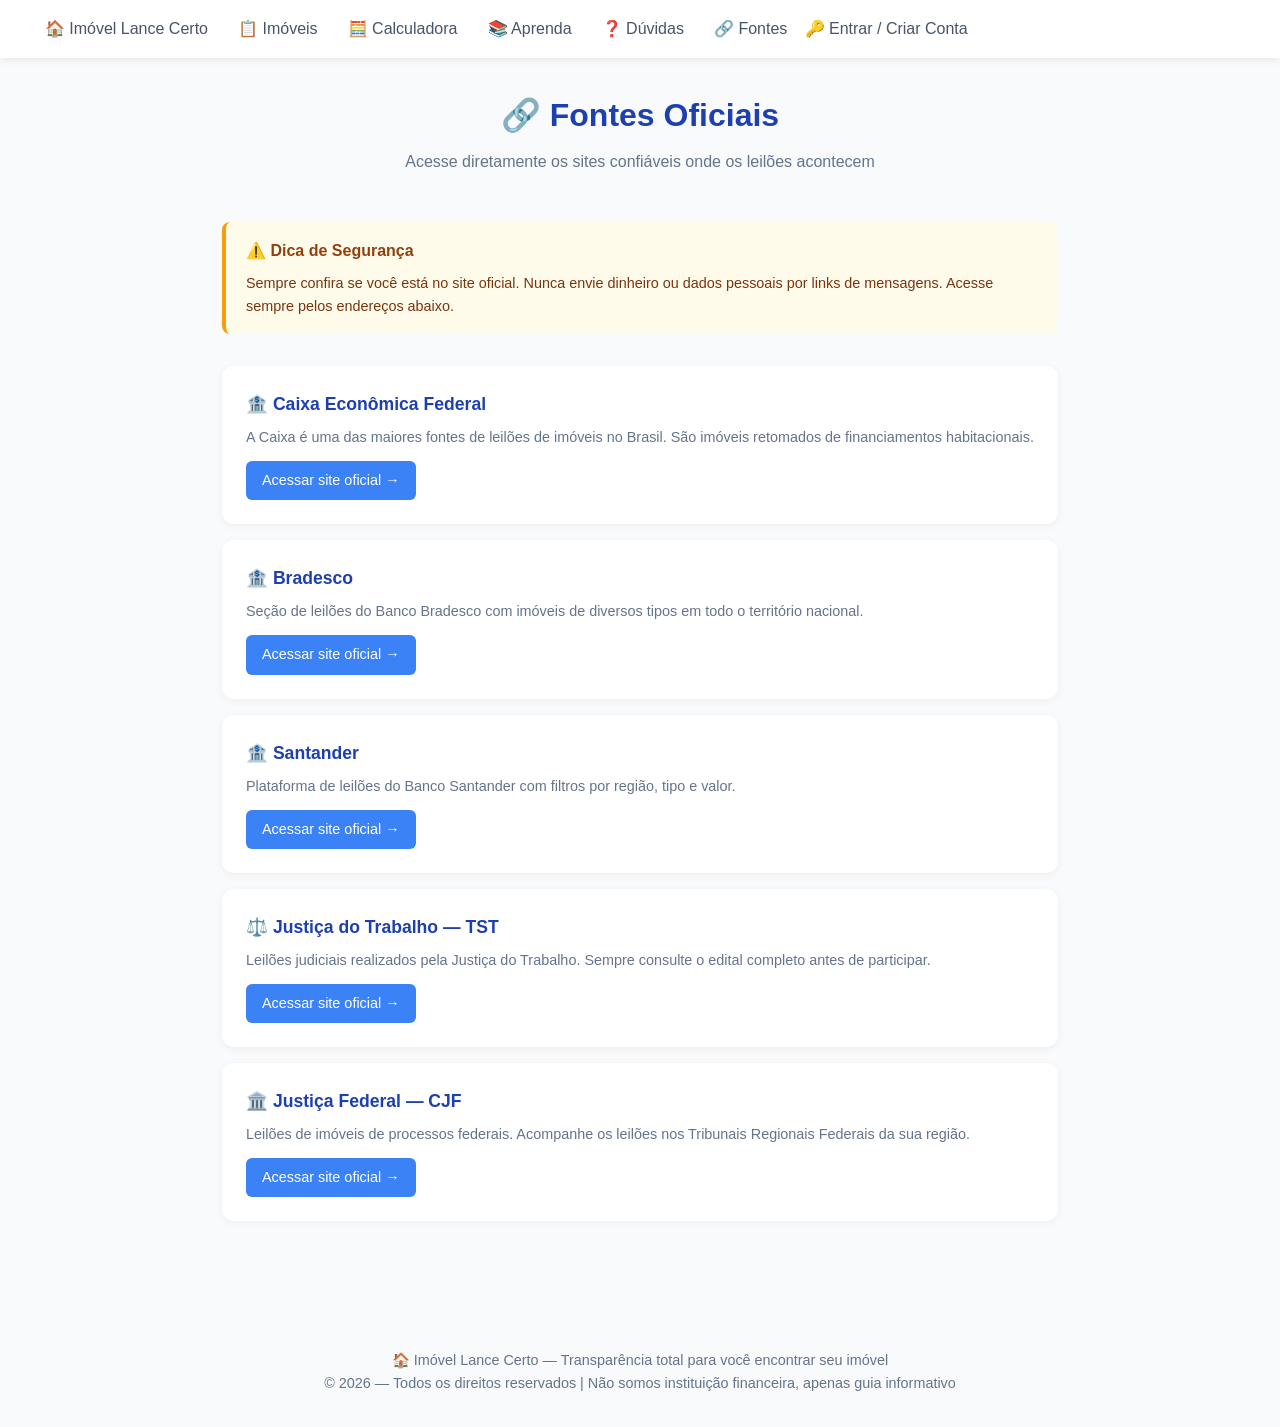
<file: fontes.html>
<!DOCTYPE html>
<html lang="pt-BR">
<head>
    <meta charset="UTF-8">
    <meta name="viewport" content="width=device-width, initial-scale=1.0">
    <title>Fontes Oficiais — Imóvel Lance Certo</title>
    <link rel="stylesheet" href="estilo.css">
    <style>
        * { box-sizing: border-box; margin: 0; padding: 0; font-family: 'Segoe UI', sans-serif; }
        body { background-color: #f8fafc; color: #1e293b; line-height: 1.6; }

        .container { max-width: 900px; margin: 0 auto; padding: 2rem; }
        h1 { text-align: center; color: #1e40af; font-size: 2rem; margin-bottom: 0.5rem; }
        .subtitulo { text-align: center; color: #64748b; margin-bottom: 3rem; }

        .aviso-seguranca {
            background: #fffbeb;
            border-left: 4px solid #f59e0b;
            padding: 1rem 1.25rem;
            border-radius: 8px;
            margin-bottom: 2rem;
        }
        .aviso-seguranca h4 { color: #92400e; margin-bottom: 0.5rem; }
        .aviso-seguranca p { color: #78350f; font-size: 0.9rem; }

        .card-fonte {
            background: white;
            padding: 1.5rem;
            border-radius: 12px;
            box-shadow: 0 2px 8px rgba(0,0,0,0.05);
            margin-bottom: 1rem;
            transition: transform 0.2s;
        }
        .card-fonte:hover { transform: translateY(-2px); }
        .card-fonte h3 { color: #1e40af; font-size: 1.1rem; margin-bottom: 0.5rem; display: flex; align-items: center; gap: 0.5rem; }
        .card-fonte p { color: #64748b; font-size: 0.9rem; margin-bottom: 0.75rem; }
        .card-fonte a {
            display: inline-block;
            background: #3b82f6;
            color: white;
            padding: 0.5rem 1rem;
            border-radius: 6px;
            text-decoration: none;
            font-size: 0.9rem;
            font-weight: 500;
            transition: background 0.2s;
        }
        .card-fonte a:hover { background: #1e40af; }

        footer {
            text-align: center;
            padding: 2rem;
            color: #64748b;
            font-size: 0.9rem;
            margin-top: 3rem;
        }
    </style>
</head>
<body>

<nav id="menu-principal">
    <a href="/">🏠 Imóvel Lance Certo</a>
    <a href="/imoveis.html">📋 Imóveis</a>
    <a href="/calculadora.html">🧮 Calculadora</a>
    <a href="/aprenda.html">📚 Aprenda</a>
    <a href="/duvidas.html">❓ Dúvidas</a>
    <a href="/fontes.html">🔗 Fontes</a>
    <span id="menu-logado" style="display: none;">
        <a href="/perfil.html" style="margin-left: auto;">👤 Meu Perfil</a>
        <a href="#" onclick="sairDaConta(event)" style="color: #ef4444;">🚪 Sair</a>
    </span>
    <span id="menu-deslogado">
        <a href="/login.html" style="margin-left: auto;">🔑 Entrar / Criar Conta</a>
    </span>
</nav>

<script>
// Verifica se o usuário está logado e mostra os botões corretos
function atualizarMenu() {
    const logado = localStorage.getItem('imc_logado');
    document.getElementById('menu-logado').style.display = logado ? 'contents' : 'none';
    document.getElementById('menu-deslogado').style.display = logado ? 'none' : 'contents';
}

// Função de logout
function sairDaConta(e) {
    e.preventDefault();
    if (confirm('Tem certeza que deseja sair?')) {
        localStorage.removeItem('imc_logado');
        localStorage.removeItem('imc_novidades');
        window.location.href = '/login.html';
    }
}

// Atualiza o menu assim que a página carrega
document.addEventListener('DOMContentLoaded', atualizarMenu);
</script>


<script>
function sairDaConta(e) {
    e.preventDefault();
    if (confirm('Tem certeza que deseja sair?')) {
        localStorage.removeItem('imc_logado');
        window.location.href = '/login.html';
    }
}
</script>


<div class="container">
    <h1>🔗 Fontes Oficiais</h1>
    <p class="subtitulo">Acesse diretamente os sites confiáveis onde os leilões acontecem</p>

    <div class="aviso-seguranca">
        <h4>⚠️ Dica de Segurança</h4>
        <p>Sempre confira se você está no site oficial. Nunca envie dinheiro ou dados pessoais por links de mensagens. Acesse sempre pelos endereços abaixo.</p>
    </div>

    <!-- CAIXA ECONÔMICA FEDERAL -->
    <div class="card-fonte">
        <h3>🏦 Caixa Econômica Federal</h3>
        <p>A Caixa é uma das maiores fontes de leilões de imóveis no Brasil. São imóveis retomados de financiamentos habitacionais.</p>
        <a href="https://leiloes.caixa.gov.br" target="_blank">Acessar site oficial →</a>
    </div>

    <!-- BRADESCO -->
    <div class="card-fonte">
        <h3>🏦 Bradesco</h3>
        <p>Seção de leilões do Banco Bradesco com imóveis de diversos tipos em todo o território nacional.</p>
        <a href="https://www.bradesco.com.br/para-voce/credito-e-financiamento/leiloes.html" target="_blank">Acessar site oficial →</a>
    </div>

    <!-- SANTANDER -->
    <div class="card-fonte">
        <h3>🏦 Santander</h3>
        <p>Plataforma de leilões do Banco Santander com filtros por região, tipo e valor.</p>
        <a href="https://www.santander.com.br/leiloes" target="_blank">Acessar site oficial →</a>
    </div>

    <!-- JUSTIÇA DO TRABALHO -->
    <div class="card-fonte">
        <h3>⚖️ Justiça do Trabalho — TST</h3>
        <p>Leilões judiciais realizados pela Justiça do Trabalho. Sempre consulte o edital completo antes de participar.</p>
        <a href="https://www.tst.jus.br/leiloes" target="_blank">Acessar site oficial →</a>
    </div>

    <!-- JUSTIÇA FEDERAL -->
    <div class="card-fonte">
        <h3>🏛️ Justiça Federal — CJF</h3>
        <p>Leilões de imóveis de processos federais. Acompanhe os leilões nos Tribunais Regionais Federais da sua região.</p>
        <a href="https://www.cjf.jus.br" target="_blank">Acessar site oficial →</a>
    </div>

</div>

<footer>
    🏠 Imóvel Lance Certo — Transparência total para você encontrar seu imóvel<br>
    © 2026 — Todos os direitos reservados | Não somos instituição financeira, apenas guia informativo
</footer>

</body>
</html>
</file>
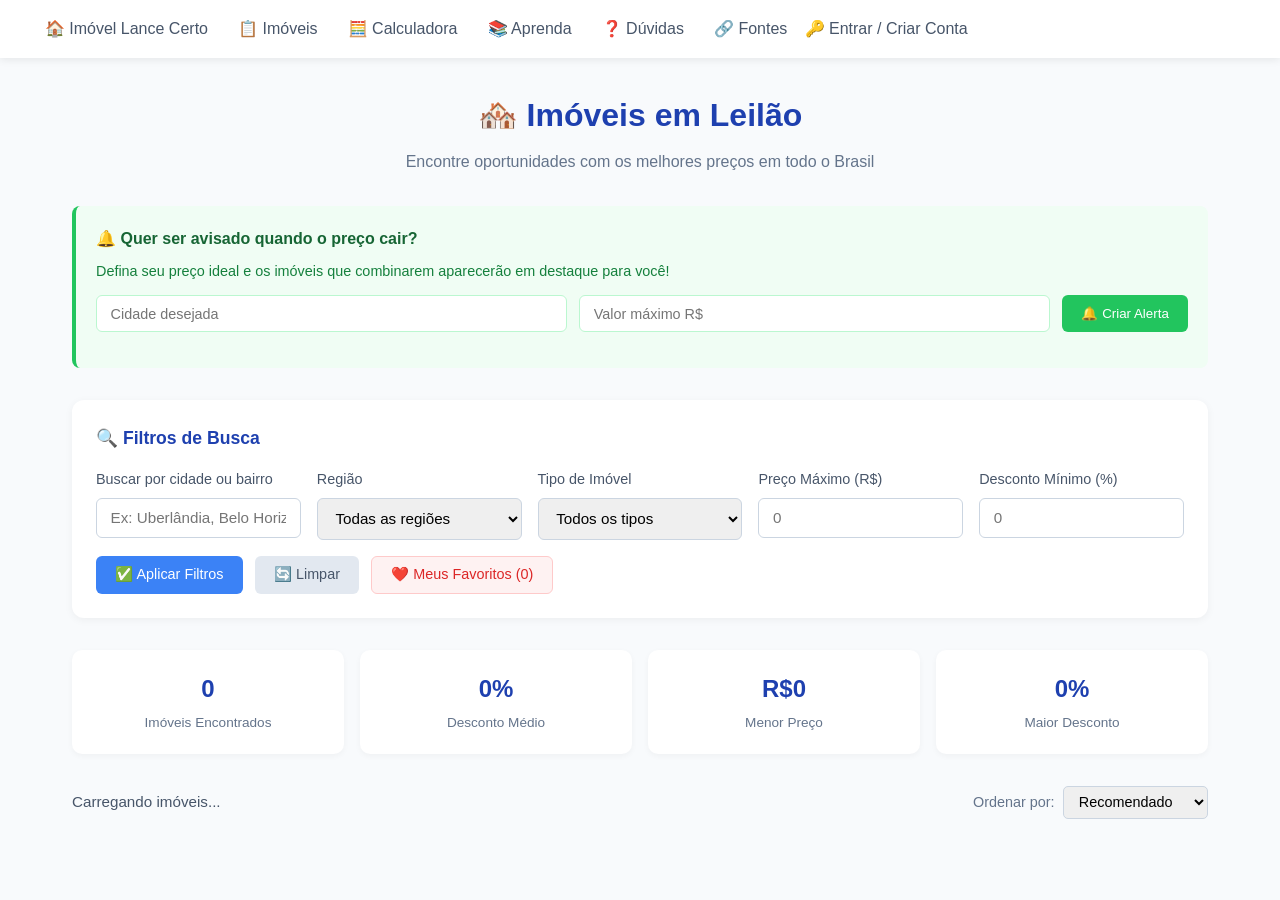
<file: imoveis.html>
<!DOCTYPE html>
<html lang="pt-BR">
<head>
    <meta charset="UTF-8">
    <meta name="viewport" content="width=device-width, initial-scale=1.0">
    <title>Imóveis Disponíveis — Imóvel Lance Certo</title>
    <link rel="stylesheet" href="estilo.css">
    <style>
        .container { max-width: 1200px; margin: 0 auto; padding: 2rem; }
        h1 { text-align: center; color: #1e40af; margin-bottom: 0.5rem; font-size: 2rem; }
        .subtitulo { text-align: center; color: #64748b; margin-bottom: 2rem; }

        /* 🔍 BARRA DE FILTROS */
        .filtros {
            background: white;
            padding: 1.5rem;
            border-radius: 12px;
            box-shadow: 0 2px 8px rgba(0,0,0,0.05);
            margin-bottom: 2rem;
        }
        .filtros h3 { color: #1e40af; margin-bottom: 1rem; font-size: 1.1rem; }
        .grade-filtros {
            display: grid;
            grid-template-columns: repeat(auto-fit, minmax(200px, 1fr));
            gap: 1rem;
        }
        .grupo-filtro label {
            display: block;
            font-size: 0.9rem;
            font-weight: 500;
            color: #475569;
            margin-bottom: 0.4rem;
        }
        .grupo-filtro input,
        .grupo-filtro select {
            width: 100%;
            padding: 0.65rem 0.85rem;
            border: 1px solid #cbd5e1;
            border-radius: 6px;
            font-size: 0.95rem;
        }
        .botoes-filtro {
            display: flex;
            gap: 0.75rem;
            margin-top: 1rem;
            flex-wrap: wrap;
        }
        .btn {
            padding: 0.6rem 1.2rem;
            border-radius: 6px;
            border: none;
            font-weight: 500;
            cursor: pointer;
            font-size: 0.9rem;
            transition: all 0.2s;
        }
        .btn-aplicar { background: #3b82f6; color: white; }
        .btn-aplicar:hover { background: #1e40af; }
        .btn-limpar { background: #e2e8f0; color: #475569; }
        .btn-limpar:hover { background: #cbd5e1; }
        .btn-mostrar-favoritos { background: #fef2f2; color: #dc2626; border: 1px solid #fecaca; }
        .btn-mostrar-favoritos:hover { background: #fee2e2; }
        .btn-mostrar-favoritos.ativo { background: #dc2626; color: white; }

        /* 🔔 ALERTA DE PREÇO */
        .secao-alerta {
            background: #f0fdf4;
            border-left: 4px solid #22c55e;
            padding: 1.25rem;
            border-radius: 8px;
            margin-bottom: 2rem;
        }
        .secao-alerta h4 { color: #166534; margin-bottom: 0.5rem; font-size: 1rem; }
        .secao-alerta p { color: #15803d; font-size: 0.9rem; margin-bottom: 0.75rem; }
        .form-alerta { display: flex; gap: 0.75rem; flex-wrap: wrap; }
        .form-alerta input {
            flex: 1;
            min-width: 160px;
            padding: 0.6rem 0.85rem;
            border: 1px solid #bbf7d0;
            border-radius: 6px;
            font-size: 0.9rem;
        }
        .btn-alerta {
            background: #22c55e;
            color: white;
            border: none;
            padding: 0.6rem 1.2rem;
            border-radius: 6px;
            font-weight: 500;
            cursor: pointer;
            transition: background 0.2s;
        }
        .btn-alerta:hover { background: #16a34a; }
        .lista-alertas { margin-top: 1rem; }
        .item-alerta {
            background: white;
            padding: 0.6rem 0.85rem;
            border-radius: 6px;
            margin-top: 0.5rem;
            display: flex;
            justify-content: space-between;
            align-items: center;
            font-size: 0.9rem;
        }
        .btn-remover-alerta {
            background: none;
            border: none;
            color: #ef4444;
            cursor: pointer;
            font-size: 0.8rem;
        }
        .destaque-alerta {
            border: 2px solid #22c55e !important;
            box-shadow: 0 0 12px rgba(34, 197, 94, 0.15) !important;
        }
        .etiqueta-alerta {
            position: absolute;
            top: 12px;
            left: 12px;
            background: #22c55e;
            color: white;
            font-size: 0.7rem;
            font-weight: 600;
            padding: 0.2rem 0.5rem;
            border-radius: 4px;
            z-index: 10;
        }

        /* 📊 ESTATÍSTICAS */
        .estatisticas {
            display: grid;
            grid-template-columns: repeat(4, 1fr);
            gap: 1rem;
            margin-bottom: 2rem;
        }
        .card-stats {
            background: white;
            padding: 1.25rem;
            border-radius: 10px;
            text-align: center;
            box-shadow: 0 2px 6px rgba(0,0,0,0.04);
        }
        .card-stats .valor { font-size: 1.5rem; font-weight: 700; color: #1e40af; }
        .card-stats .rotulo { font-size: 0.85rem; color: #64748b; margin-top: 0.25rem; }

        /* 📋 ORDENAÇÃO */
        .topo-resultados {
            display: flex;
            justify-content: space-between;
            align-items: center;
            margin-bottom: 1rem;
            flex-wrap: wrap;
            gap: 0.75rem;
        }
        .resultados-contagem { color: #475569; font-size: 0.95rem; }
        .ordenar { display: flex; align-items: center; gap: 0.5rem; }
        .ordenar label { font-size: 0.9rem; color: #64748b; }
        .ordenar select {
            padding: 0.4rem 0.7rem;
            border: 1px solid #cbd5e1;
            border-radius: 5px;
            font-size: 0.9rem;
        }

        /* 🏘️ LISTA DE IMÓVEIS */
        .grade-imoveis {
            display: grid;
            grid-template-columns: repeat(auto-fill, minmax(340px, 1fr));
            gap: 1.5rem;
        }
        .card-imovel {
            background: white;
            border-radius: 12px;
            overflow: hidden;
            box-shadow: 0 3px 10px rgba(0,0,0,0.06);
            transition: transform 0.2s, box-shadow 0.2s;
            position: relative;
        }
        .card-imovel:hover {
            transform: translateY(-4px);
            box-shadow: 0 6px 20px rgba(0,0,0,0.1);
        }
        .botao-favorito-card {
            position: absolute;
            top: 12px;
            right: 12px;
            background: white;
            border: none;
            width: 40px;
            height: 40px;
            border-radius: 50%;
            font-size: 1.3rem;
            cursor: pointer;
            display: flex;
            align-items: center;
            justify-content: center;
            box-shadow: 0 2px 6px rgba(0,0,0,0.1);
            transition: all 0.2s;
            z-index: 10;
        }
        .botao-favorito-card:hover { transform: scale(1.1); }
        .botao-favorito-card.ativo { background: #fee2e2; }
        .botao-favorito-card.ativo span { color: #dc2626; }

        .imagem-ficticia {
            height: 180px;
            background: linear-gradient(135deg, #dbeafe 0%, #bfdbfe 100%);
            display: flex;
            align-items: center;
            justify-content: center;
            font-size: 3rem;
        }
        .conteudo-card { padding: 1.25rem; }
        .tipo-imovel {
            display: inline-block;
            background: #dbeafe;
            color: #1e40af;
            font-size: 0.75rem;
            font-weight: 600;
            padding: 0.25rem 0.6rem;
            border-radius: 4px;
            margin-bottom: 0.5rem;
        }
        .card-imovel h3 {
            color: #1e293b;
            font-size: 1.1rem;
            margin-bottom: 0.3rem;
        }
        .endereco {
            color: #64748b;
            font-size: 0.85rem;
            margin-bottom: 1rem;
        }
        .linha-valores {
            display: flex;
            justify-content: space-between;
            align-items: baseline;
            margin-bottom: 0.75rem;
        }
        .valor-original {
            color: #94a3b8;
            text-decoration: line-through;
            font-size: 0.85rem;
        }
        .valor-lance {
            color: #16a34a;
            font-weight: 700;
            font-size: 1.2rem;
        }
        .etiqueta-desconto {
            background: #fef2f2;
            color: #dc2626;
            font-size: 0.75rem;
            font-weight: 600;
            padding: 0.2rem 0.5rem;
            border-radius: 4px;
        }
        .detalhes {
            display: flex;
            gap: 1rem;
            font-size: 0.85rem;
            color: #64748b;
            margin-bottom: 0.75rem;
        }
        .detalhes span { display: flex; align-items: center; gap: 0.25rem; }
        .fonte {
            font-size: 0.75rem;
            color: #94a3b8;
            padding-top: 0.75rem;
            border-top: 1px solid #f1f5f9;
            display: flex;
            justify-content: space-between;
            align-items: center;
        }
        .botoes-card {
            display: flex;
            gap: 0.5rem;
            margin-top: 1rem;
        }
        .btn-card {
            flex: 1;
            padding: 0.6rem;
            border-radius: 6px;
            border: none;
            font-size: 0.85rem;
            font-weight: 500;
            cursor: pointer;
            text-decoration: none;
            text-align: center;
            transition: background 0.2s;
        }
        .btn-ver { background: #3b82f6; color: white; }
        .btn-ver:hover { background: #1e40af; }

        .sem-resultados {
            text-align: center;
            padding: 4rem 2rem;
            color: #64748b;
        }
        .sem-resultados .icone { font-size: 4rem; margin-bottom: 1rem; opacity: 0.3; }

        /* 📱 RESPONSIVO */
        @media (max-width: 900px) {
            .estatisticas { grid-template-columns: repeat(2, 1fr); }
        }
        @media (max-width: 600px) {
            .container { padding: 1rem; }
            h1 { font-size: 1.5rem; }
            .estatisticas { grid-template-columns: repeat(2, 1fr); }
            .grade-imoveis { grid-template-columns: 1fr; }
        }
    </style>
</head>
<body>

<nav id="menu-principal">
    <a href="/">🏠 Imóvel Lance Certo</a>
    <a href="/imoveis.html">📋 Imóveis</a>
    <a href="/calculadora.html">🧮 Calculadora</a>
    <a href="/aprenda.html">📚 Aprenda</a>
    <a href="/duvidas.html">❓ Dúvidas</a>
    <a href="/fontes.html">🔗 Fontes</a>
    <span id="menu-logado" style="display: none;">
        <a href="/perfil.html" style="margin-left: auto;">👤 Meu Perfil</a>
        <a href="#" onclick="sairDaConta(event)" style="color: #ef4444;">🚪 Sair</a>
    </span>
    <span id="menu-deslogado">
        <a href="/login.html" style="margin-left: auto;">🔑 Entrar / Criar Conta</a>
    </span>
</nav>

<script>
// Verifica se o usuário está logado e mostra os botões corretos
function atualizarMenu() {
    const logado = localStorage.getItem('imc_logado');
    document.getElementById('menu-logado').style.display = logado ? 'contents' : 'none';
    document.getElementById('menu-deslogado').style.display = logado ? 'none' : 'contents';
}

// Função de logout
function sairDaConta(e) {
    e.preventDefault();
    if (confirm('Tem certeza que deseja sair?')) {
        localStorage.removeItem('imc_logado');
        localStorage.removeItem('imc_novidades');
        window.location.href = '/login.html';
    }
}

// Atualiza o menu assim que a página carrega
document.addEventListener('DOMContentLoaded', atualizarMenu);
</script>


<script>
function sairDaConta(e) {
    e.preventDefault();
    if (confirm('Tem certeza que deseja sair?')) {
        localStorage.removeItem('imc_logado');
        window.location.href = '/login.html';
    }
}
</script>


<div class="container">
    <h1>🏘️ Imóveis em Leilão</h1>
    <p class="subtitulo">Encontre oportunidades com os melhores preços em todo o Brasil</p>

    <!-- 🔔 ALERTA DE PREÇO -->
    <div class="secao-alerta">
        <h4>🔔 Quer ser avisado quando o preço cair?</h4>
        <p>Defina seu preço ideal e os imóveis que combinarem aparecerão em destaque para você!</p>
        <div class="form-alerta">
            <input type="text" id="alerta-cidade" placeholder="Cidade desejada">
            <input type="number" id="alerta-valor" placeholder="Valor máximo R$">
            <button class="btn-alerta" onclick="salvarAlerta()">🔔 Criar Alerta</button>
        </div>
        <div id="lista-alertas" class="lista-alertas"></div>
    </div>

    <!-- 🔍 FILTROS -->
    <div class="filtros">
        <h3>🔍 Filtros de Busca</h3>
        <div class="grade-filtros">
            <div class="grupo-filtro">
                <label for="busca">Buscar por cidade ou bairro</label>
                <input type="text" id="busca" placeholder="Ex: Uberlândia, Belo Horizonte...">
            </div>
            <div class="grupo-filtro">
                <label for="regiao">Região</label>
                <select id="regiao">
                    <option value="">Todas as regiões</option>
                    <option value="Norte">Norte</option>
                    <option value="Nordeste">Nordeste</option>
                    <option value="Centro-Oeste">Centro-Oeste</option>
                    <option value="Sudeste">Sudeste</option>
                    <option value="Sul">Sul</option>
                </select>
            </div>
            <div class="grupo-filtro">
                <label for="tipo">Tipo de Imóvel</label>
                <select id="tipo">
                    <option value="">Todos os tipos</option>
                    <option value="Apartamento">Apartamento</option>
                    <option value="Casa">Casa</option>
                    <option value="Sítio">Sítio</option>
                </select>
            </div>
            <div class="grupo-filtro">
                <label for="preco-max">Preço Máximo (R$)</label>
                <input type="number" id="preco-max" placeholder="0">
            </div>
            <div class="grupo-filtro">
                <label for="desconto-min">Desconto Mínimo (%)</label>
                <input type="number" id="desconto-min" placeholder="0" min="0" max="100">
            </div>
        </div>
        <div class="botoes-filtro">
            <button class="btn btn-aplicar" onclick="aplicarFiltros()">✅ Aplicar Filtros</button>
            <button class="btn btn-limpar" onclick="limparFiltros()">🔄 Limpar</button>
            <button class="btn btn-mostrar-favoritos" id="btn-favoritos" onclick="alternarFavoritos()">
                ❤️ Meus Favoritos (<span id="contador-favoritos">0</span>)
            </button>
        </div>
    </div>

    <!-- 📊 ESTATÍSTICAS -->
    <div class="estatisticas">
        <div class="card-stats">
            <div class="valor" id="total-imoveis">0</div>
            <div class="rotulo">Imóveis Encontrados</div>
        </div>
        <div class="card-stats">
            <div class="valor" id="media-desconto">0%</div>
            <div class="rotulo">Desconto Médio</div>
        </div>
        <div class="card-stats">
            <div class="valor" id="menor-preco">R$0</div>
            <div class="rotulo">Menor Preço</div>
        </div>
        <div class="card-stats">
            <div class="valor" id="maior-desconto">0%</div>
            <div class="rotulo">Maior Desconto</div>
        </div>
    </div>

    <!-- 📋 ORDENAÇÃO -->
    <div class="topo-resultados">
        <div class="resultados-contagem" id="contagem-resultados">Carregando imóveis...</div>
        <div class="ordenar">
            <label>Ordenar por:</label>
            <select id="ordenar" onchange="aplicarFiltros()">
                <option value="padrao">Recomendado</option>
                <option value="preco-menor">Menor Preço</option>
                <option value="preco-maior">Maior Preço</option>
                <option value="desconto-maior">Maior Desconto</option>
                <option value="regiao">Região</option>
            </select>
        </div>
    </div>

    <!-- 🏘️ LISTA DE IMÓVEIS -->
    <div id="lista-imoveis" class="
</file>
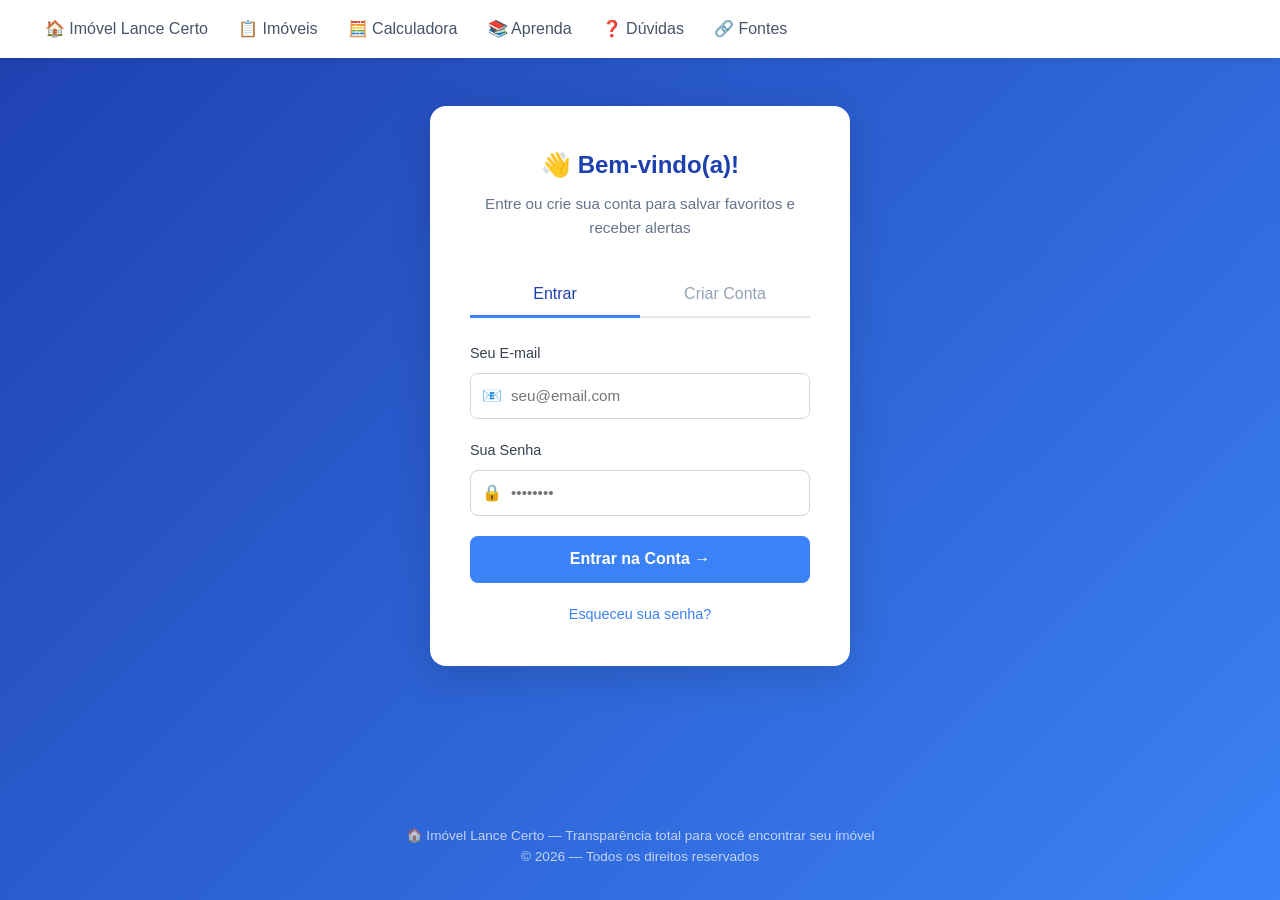
<file: login.html>
<!DOCTYPE html>
<html lang="pt-BR">
<head>
    <meta charset="UTF-8">
    <meta name="viewport" content="width=device-width, initial-scale=1.0">
    <title>Entrar — Imóvel Lance Certo</title>
    <link rel="stylesheet" href="estilo.css">
    <style>
        * { box-sizing: border-box; margin: 0; padding: 0; font-family: 'Segoe UI', sans-serif; }
        body {
            background: linear-gradient(135deg, #1e40af 0%, #3b82f6 100%);
            min-height: 100vh;
            display: flex;
            flex-direction: column;
        }
        nav { flex-shrink: 0; }

        .caixa-login {
            background: white;
            border-radius: 16px;
            box-shadow: 0 10px 40px rgba(0,0,0,0.15);
            width: 100%;
            max-width: 420px;
            padding: 2.5rem;
            margin: 3rem auto;
        }
        .caixa-login h1 {
            text-align: center;
            color: #1e40af;
            font-size: 1.5rem;
            margin-bottom: 0.5rem;
        }
        .subtitulo {
            text-align: center;
            color: #64748b;
            font-size: 0.95rem;
            margin-bottom: 2rem;
        }

        .aba {
            display: flex;
            margin-bottom: 1.5rem;
            border-bottom: 2px solid #e2e8f0;
        }
        .aba button {
            flex: 1;
            padding: 0.75rem;
            background: none;
            border: none;
            font-size: 1rem;
            font-weight: 500;
            color: #94a3b8;
            cursor: pointer;
            transition: all 0.2s;
            border-bottom: 3px solid transparent;
            margin-bottom: -2px;
        }
        .aba button.ativo {
            color: #1e40af;
            border-bottom-color: #3b82f6;
        }
        .aba button:hover { color: #64748b; }

        .grupo { margin-bottom: 1.25rem; }
        label {
            display: block;
            font-weight: 500;
            color: #374151;
            margin-bottom: 0.5rem;
            font-size: 0.9rem;
        }
        .input-com-icone { position: relative; }
        .input-com-icone span {
            position: absolute;
            left: 12px;
            top: 50%;
            transform: translateY(-50%);
            color: #94a3b8;
        }
        input {
            width: 100%;
            padding: 0.85rem 1rem 0.85rem 2.5rem;
            border: 1px solid #d1d5db;
            border-radius: 8px;
            font-size: 0.95rem;
            transition: border-color 0.2s, box-shadow 0.2s;
        }
        input:focus {
            outline: none;
            border-color: #3b82f6;
            box-shadow: 0 0 0 3px rgba(59, 130, 246, 0.1);
        }

        .botao {
            width: 100%;
            padding: 0.9rem;
            border: none;
            border-radius: 8px;
            font-size: 1rem;
            font-weight: 600;
            cursor: pointer;
            transition: background 0.2s, transform 0.1s;
        }
        .botao:active { transform: scale(0.98); }
        .botao-principal {
            background: #3b82f6;
            color: white;
        }
        .botao-principal:hover { background: #1e40af; }

        .link {
            text-align: center;
            margin-top: 1.25rem;
            font-size: 0.9rem;
        }
        .link a {
            color: #3b82f6;
            text-decoration: none;
            font-weight: 500;
        }
        .link a:hover { text-decoration: underline; }

        .mensagem {
            padding: 0.75rem 1rem;
            border-radius: 6px;
            margin-bottom: 1rem;
            font-size: 0.9rem;
            display: none;
        }
        .mensagem.erro {
            background: #fee2e2;
            color: #991b1b;
            border-left: 3px solid #ef4444;
        }
        .mensagem.sucesso {
            background: #dcfce7;
            color: #166534;
            border-left: 3px solid #22c55e;
        }
        .mensagem.visivel { display: block; }

        .rodape {
            text-align: center;
            color: rgba(255,255,255,0.7);
            font-size: 0.85rem;
            padding: 2rem;
            margin-top: auto;
        }

        @media (max-width: 480px) {
            .caixa-login {
                margin: 1rem;
                padding: 1.5rem;
            }
        }
    </style>
</head>
<body>

<nav>
    <a href="/">🏠 Imóvel Lance Certo</a>
    <a href="/imoveis.html">📋 Imóveis</a>
    <a href="/calculadora.html">🧮 Calculadora</a>
    <a href="/aprenda.html">📚 Aprenda</a>
    <a href="/duvidas.html">❓ Dúvidas</a>
    <a href="/fontes.html">🔗 Fontes</a>
</nav>


<script>
function sairDaConta(e) {
    e.preventDefault();
    if (confirm('Tem certeza que deseja sair?')) {
        localStorage.removeItem('imc_logado');
        window.location.href = '/login.html';
    }
}
</script>


<div class="caixa-login">
    <h1>👋 Bem-vindo(a)!</h1>
    <p class="subtitulo">Entre ou crie sua conta para salvar favoritos e receber alertas</p>

    <div class="aba">
        <button id="botao-entrar" class="ativo" onclick="mudarAba('entrar')">Entrar</button>
        <button id="botao-cadastrar" onclick="mudarAba('cadastrar')">Criar Conta</button>
    </div>

    <div id="mensagem" class="mensagem"></div>

    <!-- FORMULÁRIO ENTRAR -->
    <div id="form-entrar">
        <form onsubmit="fazerLogin(event)">
            <div class="grupo">
                <label for="email-entrar">Seu E-mail</label>
                <div class="input-com-icone">
                    <span>📧</span>
                    <input type="email" id="email-entrar" placeholder="seu@email.com" required>
                </div>
            </div>
            <div class="grupo">
                <label for="senha-entrar">Sua Senha</label>
                <div class="input-com-icone">
                    <span>🔒</span>
                    <input type="password" id="senha-entrar" placeholder="••••••••" required>
                </div>
            </div>
            <button type="submit" class="botao botao-principal">Entrar na Conta →</button>
        </form>
        <div class="link">
            <a href="#" onclick="mostrarRecuperar(event)">Esqueceu sua senha?</a>
        </div>
    </div>

    <!-- FORMULÁRIO CADASTRAR -->
    <div id="form-cadastrar" style="display:none;">
        <form onsubmit="fazerCadastro(event)">
            <div class="grupo">
                <label for="nome-cadastrar">Seu Nome Completo</label>
                <div class="input-com-icone">
                    <span>👤</span>
                    <input type="text" id="nome-cadastrar" placeholder="Digite seu nome" required>
                </div>
            </div>
            <div class="grupo">
                <label for="email-cadastrar">Seu E-mail</label>
                <div class="input-com-icone">
                    <span>📧</span>
                    <input type="email" id="email-cadastrar" placeholder="seu@email.com" required>
                </div>
            </div>
            <div class="grupo">
                <label for="cidade-cadastrar">Sua Cidade</label>
                <div class="input-com-icone">
                    <span>📍</span>
                    <input type="text" id="cidade-cadastrar" placeholder="Sua cidade" required>
                </div>
            </div>
            <div class="grupo">
                <label for="senha-cadastrar">Criar Senha (mínimo 6 caracteres)</label>
                <div class="input-com-icone">
                    <span>🔒</span>
                    <input type="password" id="senha-cadastrar" placeholder="Mínimo 6 caracteres" required minlength="6">
                </div>
            </div>
            <div class="grupo">
                <label for="confirmar-senha">Confirmar Senha</label>
                <div class="input-com-icone">
                    <span>🔒</span>
                    <input type="password" id="confirmar-senha" placeholder="Digite a senha novamente" required>
                </div>
            </div>
            <div class="grupo" style="display:flex; align-items:flex-start; gap:0.5rem;">
                <input type="checkbox" id="alertas-email" style="width:auto; margin-top:0.2rem;">
                <label for="alertas-email" style="margin:0; font-weight:normal; font-size:0.85rem;">Quero receber alertas de preço e novidades por e-mail</label>
            </div>
            <button type="submit" class="botao botao-principal">Criar Minha Conta ✅</button>
        </form>
    </div>

    <!-- RECUPERAR SENHA -->
    <div id="form-recuperar" style="display:none;">
        <form onsubmit="enviarRecuperacao(event)">
            <div class="grupo">
                <label for="email-recuperar">Seu E-mail de Cadastro</label>
                <div class="input-com-icone">
                    <span>📧</span>
                    <input type="email" id="email-recuperar" placeholder="seu@email.com" required>
                </div>
            </div>
            <button type="submit" class="botao botao-principal">Enviar Instruções 📧</button>
        </form>
        <div class="link">
            <a href="#" onclick="mudarAba('entrar'); return false;">← Voltar para entrar</a>
        </div>
    </div>
</div>

<div class="rodape">
    🏠 Imóvel Lance Certo — Transparência total para você encontrar seu imóvel<br>
    © 2026 — Todos os direitos reservados
</div>

<script>
// 📦 FUNÇÕES DE ARMAZENAMENTO
function getUsuarios() {
    return JSON.parse(localStorage.getItem('imc_usuarios') || '[]');
}
function salvarUsuarios(usuarios) {
    localStorage.setItem('imc_usuarios', JSON.stringify(usuarios));
}
function getUsuarioLogado() {
    return JSON.parse(localStorage.getItem('imc_logado') || 'null');
}
function salvarSessao(usuario) {
    localStorage.setItem('imc_logado', JSON.stringify(usuario));
}
function encerrarSessao() {
    localStorage.removeItem('imc_logado');
}

// 🔄 ALTERNAR ABAS
function mudarAba(tipo) {
    document.getElementById('form-entrar').style.display = tipo === 'entrar' ? 'block' : 'none';
    document.getElementById('form-cadastrar').style.display = tipo === 'cadastrar' ? 'block' : 'none';
    document.getElementById('form-recuperar').style.display = tipo === 'recuperar' ? 'block' : 'none';

    document.getElementById('botao-entrar').classList.toggle('ativo', tipo === 'entrar');
    document.getElementById('botao-cadastrar').classList.toggle('ativo', tipo === 'cadastrar');

    esconderMensagem();
}

function mostrarRecuperar(e) {
    e.preventDefault();
    mudarAba('recuperar');
}

// 💬 MENSAGENS
function mostrarMensagem(texto, tipo) {
    const caixa = document.getElementById('mensagem');
    caixa.textContent = texto;
    caixa.className = 'mensagem ' + tipo + ' visivel';
}
function esconderMensagem() {
    document.getElementById('mensagem').className = 'mensagem';
}

// 🔐 LOGIN
function fazerLogin(e) {
    e.preventDefault();
    const email = document.getElementById('email-entrar').value.trim();
    const senha = document.getElementById('senha-entrar').value;

    const usuarios = getUsuarios();
    const usuario = usuarios.find(u => u.email === email && u.senha === senha);

    if (usuario) {
        salvarSessao({ nome: usuario.nome, email: usuario.email, cidade: usuario.cidade, alertasEmail: usuario.alertasEmail });
        mostrarMensagem(`✅ Bem-vindo de volta, ${usuario.nome}!`, 'sucesso');
        setTimeout(() => { window.location.href = '/imoveis.html'; }, 1200);
    } else {
        mostrarMensagem('❌ E-mail ou senha incorretos. Verifique e tente novamente.', 'erro');
    }
}

// 📝 CADASTRO
function fazerCadastro(e) {
    e.preventDefault();
    const nome = document.getElementById('nome-cadastrar').value.trim();
    const email = document.getElementById('email-cadastrar').value.trim();
    const cidade = document.getElementById('cidade-cadastrar').value.trim();
    const senha = document.getElementById('senha-cadastrar').value;
    const confirmar = document.getElementById('confirmar-senha').value;
    const alertasEmail = document.getElementById('alertas-email').checked;

    if (senha.length < 6) {
        mostrarMensagem('⚠️ A senha deve ter pelo menos 6 caracteres.', 'erro');
        return;
    }
    if (senha !== confirmar) {
        mostrarMensagem('⚠️ As senhas não coincidem. Digite iguais nos dois campos.', 'erro');
        return;
    }

    const usuarios = getUsuarios();
    if (usuarios.find(u => u.email === email)) {
        mostrarMensagem('⚠️ Este e-mail já está cadastrado. Tente fazer login.', 'erro');
        return;
    }

    const novoUsuario = { nome, email, cidade, senha, alertasEmail, dataCadastro: new Date().toISOString() };
    usuarios.push(novoUsuario);
    salvarUsuarios(usuarios);
    salvarSessao({ nome, email, cidade, alertasEmail });

    mostrarMensagem(`✅ Conta criada com sucesso! Bem-vindo(a), ${nome}!`, 'sucesso');

    // 📧 SIMULAÇÃO DE NOTIFICAÇÃO DE BOAS-VINDAS
    if (alertasEmail) {
        console.log(`📧 [SIMULAÇÃO] E-mail enviado para ${email}: Olá ${nome}! Bem-vindo ao Imóvel Lance Certo. Você receberá alertas de preço por e-mail conforme configurado.`);
    }

    setTimeout(() => { window.location.href = '/imoveis.html'; }, 1500);
}

// 🔑 RECUPERAR SENHA
function enviarRecuperacao(e) {
    e.preventDefault();
    const email = document.getElementById('email-recuperar').value.trim();
    const usuarios = getUsuarios();

    if (!usuarios.find(u => u.email === email)) {
        mostrarMensagem('⚠️ Este e-mail não foi encontrado em nosso sistema.', 'erro');
        return;
    }

    mostrarMensagem(`📧 Se este fosse um sistema ativo, enviariamos um link de recuperação para: ${email}`, 'sucesso');
    console.log(`📧 [SIMULAÇÃO] Link de recuperação enviado para ${email}`);
}

// ✅ VERIFICAR SE JÁ ESTÁ LOGADO
window.onload = function() {
    const logado = getUsuarioLogado();
    if (logado) {
        mostrarMensagem(`✅ Você já está logado como ${logado.nome}`, 'sucesso');
        setTimeout(() => { window.location.href = '/imoveis.html'; }, 1500);
    }
};
</script>

</body>
</html>
</file>
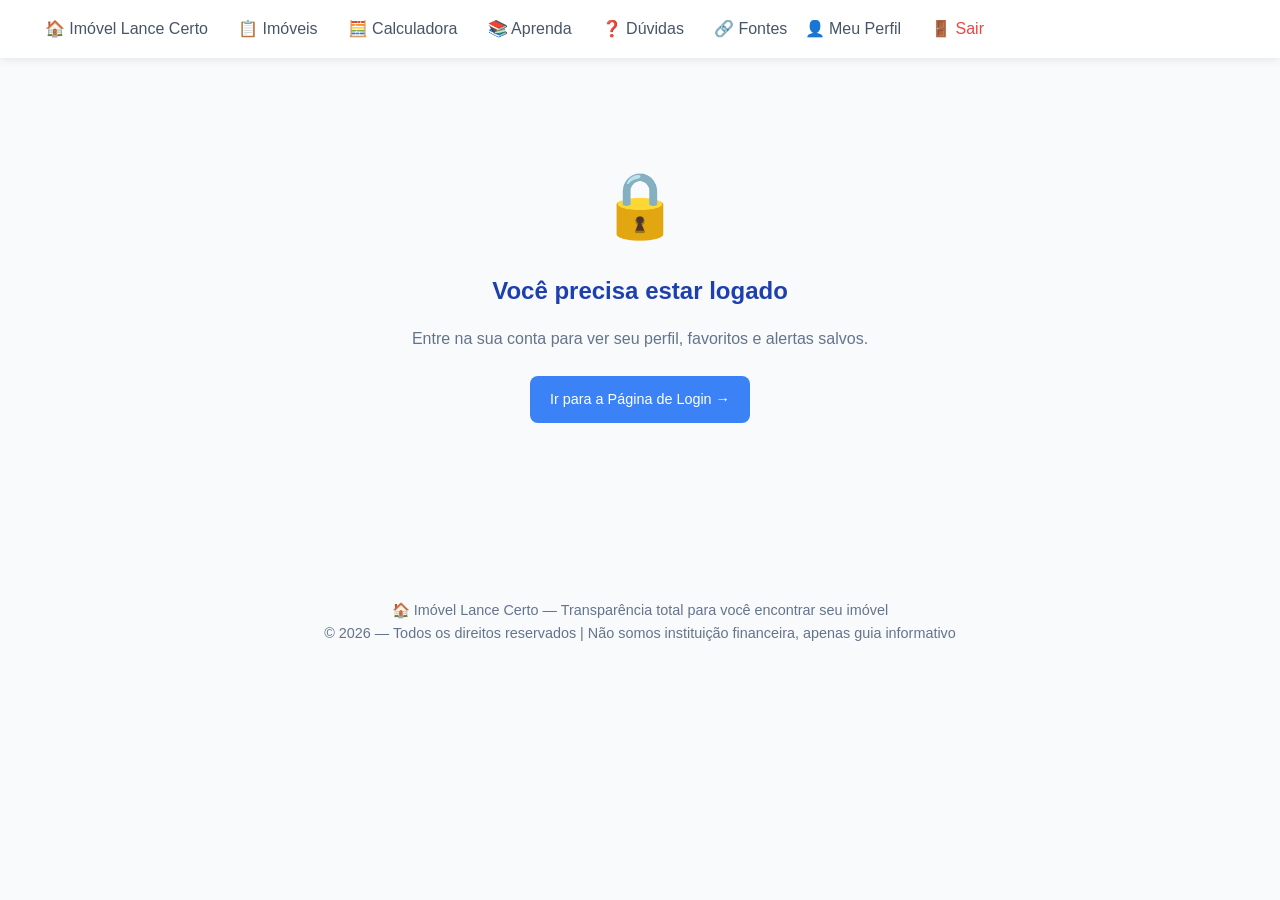
<file: perfil.html>
<!DOCTYPE html>
<html lang="pt-BR">
<head>
    <meta charset="UTF-8">
    <meta name="viewport" content="width=device-width, initial-scale=1.0">
    <title>Meu Perfil — Imóvel Lance Certo</title>
    <link rel="stylesheet" href="estilo.css">
    <style>
        * { box-sizing: border-box; margin: 0; padding: 0; font-family: 'Segoe UI', sans-serif; }
        body { background-color: #f8fafc; color: #1e293b; line-height: 1.6; }

        .container { max-width: 800px; margin: 0 auto; padding: 2rem; }

        .cabecalho-perfil {
            background: linear-gradient(135deg, #1e40af 0%, #3b82f6 100%);
            border-radius: 16px;
            padding: 2rem;
            color: white;
            margin-bottom: 2rem;
            position: relative;
            overflow: hidden;
        }
        .cabecalho-perfil::before {
            content: '';
            position: absolute;
            top: -20px;
            right: -20px;
            width: 120px;
            height: 120px;
            background: rgba(255,255,255,0.1);
            border-radius: 50%;
        }
        .icone-usuario {
            font-size: 3.5rem;
            margin-bottom: 1rem;
        }
        .cabecalho-perfil h1 {
            font-size: 1.5rem;
            margin-bottom: 0.25rem;
            text-align: left;
        }
        .email-usuario {
            opacity: 0.9;
            font-size: 0.95rem;
            margin-bottom: 0.5rem;
        }
        .cidade-usuario {
            font-size: 0.9rem;
            opacity: 0.85;
        }
        .etiqueta-status {
            display: inline-block;
            background: rgba(255,255,255,0.2);
            padding: 0.25rem 0.75rem;
            border-radius: 20px;
            font-size: 0.8rem;
            margin-top: 0.75rem;
        }

        .cartao {
            background: white;
            padding: 1.5rem;
            border-radius: 12px;
            box-shadow: 0 2px 8px rgba(0,0,0,0.04);
            margin-bottom: 1.5rem;
        }
        .cartao h2 {
            font-size: 1.1rem;
            color: #1e40af;
            margin-bottom: 1.25rem;
            display: flex;
            align-items: center;
            gap: 0.5rem;
        }

        .grupo-form { margin-bottom: 1rem; }
        label {
            display: block;
            font-weight: 500;
            color: #374151;
            margin-bottom: 0.4rem;
            font-size: 0.9rem;
        }
        input, select {
            width: 100%;
            padding: 0.75rem 1rem;
            border: 1px solid #d1d5db;
            border-radius: 8px;
            font-size: 0.95rem;
            transition: border-color 0.2s, box-shadow 0.2s;
        }
        input:focus, select:focus {
            outline: none;
            border-color: #3b82f6;
            box-shadow: 0 0 0 3px rgba(59, 130, 246, 0.1);
        }
        input:disabled { background: #f3f4f6; color: #6b7280; cursor: not-allowed; }

        .linha-botoes {
            display: flex;
            gap: 0.75rem;
            margin-top: 1.25rem;
            flex-wrap: wrap;
        }
        .botao {
            padding: 0.75rem 1.25rem;
            border: none;
            border-radius: 8px;
            font-size: 0.9rem;
            font-weight: 500;
            cursor: pointer;
            transition: background 0.2s;
        }
        .botao-principal { background: #3b82f6; color: white; }
        .botao-principal:hover { background: #1e40af; }
        .botao-secundario { background: #e5e7eb; color: #374151; }
        .botao-secundario:hover { background: #d1d5db; }
        .botao-perigo { background: #fef2f2; color: #dc2626; border: 1px solid #fecaca; }
        .botao-perigo:hover { background: #fee2e2; }

        .item-alerta {
            display: flex;
            justify-content: space-between;
            align-items: center;
            padding: 0.75rem 1rem;
            background: #f9fafb;
            border-radius: 6px;
            margin-bottom: 0.5rem;
        }
        .info-alerta { font-size: 0.9rem; color: #374151; }
        .remover-alerta {
            background: none;
            border: none;
            color: #ef4444;
            cursor: pointer;
            font-size: 0.8rem;
            padding: 0.25rem 0.5rem;
        }

        .toggle-opcao {
            display: flex;
            justify-content: space-between;
            align-items: center;
            padding: 0.75rem 0;
            border-bottom: 1px solid #f3f4f6;
        }
        .toggle-opcao:last-child { border-bottom: none; }
        .toggle-opcao label { margin: 0; font-weight: normal; }

        .interruptor {
            position: relative;
            display: inline-block;
            width: 48px;
            height: 26px;
        }
        .interruptor input { opacity: 0; width: 0; height: 0; }
        .botao-interruptor {
            position: absolute;
            cursor: pointer;
            top: 0;
            left: 0;
            right: 0;
            bottom: 0;
            background-color: #d1d5db;
            border-radius: 13px;
            transition: 0.3s;
        }
        .botao-interruptor:before {
            position: absolute;
            content: "";
            height: 20px;
            width: 20px;
            left: 3px;
            bottom: 3px;
            background-color: white;
            border-radius: 50%;
            transition: 0.3s;
        }
        input:checked + .botao-interruptor { background-color: #22c55e; }
        input:checked + .botao-interruptor:before { transform: translateX(22px); }

        .mensagem {
            padding: 0.75rem 1rem;
            border-radius: 6px;
            margin-bottom: 1rem;
            font-size: 0.9rem;
            display: none;
        }
        .mensagem.sucesso {
            background: #dcfce7;
            color: #166534;
            border-left: 3px solid #22c55e;
        }
        .mensagem.erro {
            background: #fee2e2;
            color: #991b1b;
            border-left: 3px solid #ef4444;
        }
        .mensagem.visivel { display: block; }

        .area-deslogado {
            text-align: center;
            padding: 4rem 2rem;
        }
        .area-deslogado h2 { color: #1e40af; margin-bottom: 1rem; }
        .area-deslogado p { color: #64748b; margin-bottom: 1.5rem; }

        footer {
            text-align: center;
            padding: 2rem;
            color: #64748b;
            font-size: 0.9rem;
            margin-top: 3rem;
        }

        @media (max-width: 600px) {
            .container { padding: 1rem; }
            .cabecalho-perfil { padding: 1.5rem; }
            .linha-botoes { flex-direction: column; }
            .botao { width: 100%; text-align: center; }
        }
    </style>
</head>
<body>

<nav>
    <a href="/">🏠 Imóvel Lance Certo</a>
    <a href="/imoveis.html">📋 Imóveis</a>
    <a href="/calculadora.html">🧮 Calculadora</a>
    <a href="/aprenda.html">📚 Aprenda</a>
    <a href="/duvidas.html">❓ Dúvidas</a>
    <a href="/fontes.html">🔗 Fontes</a>
    <a href="/perfil.html" style="margin-left:auto;">👤 Meu Perfil</a>
    <a href="#" onclick="sairDaConta(event)" style="color:#ef4444;">🚪 Sair</a>
</nav>

<script>
function sairDaConta(e) {
    e.preventDefault();
    if (confirm('Tem certeza que deseja sair?')) {
        localStorage.removeItem('imc_logado');
        window.location.href = '/login.html';
    }
}
</script>


<div class="container" id="conteudo-pagina">
    <!-- Área mostrada quando NÃO está logado -->
    <div id="deslogado" class="area-deslogado" style="display:none;">
        <div style="font-size: 4rem; margin-bottom: 1rem;">🔒</div>
        <h2>Você precisa estar logado</h2>
        <p>Entre na sua conta para ver seu perfil, favoritos e alertas salvos.</p>
        <a href="/login.html" class="botao botao-principal">Ir para a Página de Login →</a>
    </div>

    <!-- Área mostrada quando ESTÁ logado -->
    <div id="perfil" style="display:none;">
        <!-- CABEÇALHO -->
        <div class="cabecalho-perfil">
            <div class="icone-usuario">👤</div>
            <h1 id="nome-usuario">—</h1>
            <p class="email-usuario" id="email-usuario">—</p>
            <p class="cidade-usuario">📍 <span id="cidade-usuario">—</span></p>
            <span class="etiqueta-status">✅ Conta Ativa</span>
        </div>

        <!-- MENSAGEM DE FEEDBACK -->
        <div id="mensagem" class="mensagem"></div>

        <!-- DADOS PESSOAIS -->
        <div class="cartao">
            <h2>📝 Meus Dados</h2>
            <div class="grupo-form">
                <label for="editar-nome">Nome Completo</label>
                <input type="text" id="editar-nome" placeholder="Seu nome completo">
            </div>
            <div class="grupo-form">
                <label for="editar-email">E-mail</label>
                <input type="email" id="editar-email" disabled style="background: #f3f4f6; cursor: not-allowed;">
                <small style="color: #6b7280; font-size: 0.8rem;">O e-mail não pode ser alterado</small>
            </div>
            <div class="grupo-form">
                <label for="editar-cidade">Cidade</label>
                <input type="text" id="editar-cidade" placeholder="Sua cidade">
            </div>
            <div class="linha-botoes">
                <button class="botao botao-principal" onclick="salvarDados()">💾 Salvar Alterações</button>
            </div>
        </div>

        <!-- MINHAS PREFERÊNCIAS -->
        <div class="cartao">
            <h2>⚙️ Minhas Preferências</h2>
            <div class="toggle-opcao">
                <label for="receber-alertas">🔔 Receber alertas de preço por e-mail</label>
                <label class="interruptor">
                    <input type="checkbox" id="receber-alertas">
                    <span class="botao-interruptor"></span>
                </label>
            </div>
            <div class="toggle-opcao">
                <label for="receber-novidades">📧 Receber novidades e dicas sobre leilões</label>
                <label class="interruptor">
                    <input type="checkbox" id="receber-novidades">
                    <span class="botao-interruptor"></span>
                </label>
            </div>
            <div class="toggle-opcao">
                <label for="modo-escuro">🌙 Modo escuro (em breve)</label>
                <label class="interruptor">
                    <input type="checkbox" id="modo-escuro" disabled>
                    <span class="botao-interruptor" style="background: #e5e7eb;"></span>
                </label>
            </div>
            <div class="linha-botoes">
                <button class="botao botao-principal" onclick="salvarPreferencias()">💾 Salvar Preferências</button>
            </div>
        </div>

        <!-- MEUS ALERTAS -->
        <div class="cartao">
            <h2>🔔 Meus Alertas</h2>
            <p style="color: #64748b; font-size: 0.9rem; margin-bottom: 1rem;">
                Você será avisado quando aparecerem imóveis com esses critérios
            </p>
            <div id="lista-meus-alertas">
                <p style="color: #94a3b8; font-size: 0.9rem; font-style: italic;">
                    Você ainda não criou nenhum alerta. Vá na página de
                    <a href="/imoveis.html" style="color: #3b82f6;">Imóveis</a> e crie um!
                </p>
            </div>
        </div>

        <!-- MEUS FAVORITOS -->
        <div class="cartao">
            <h2>❤️ Meus Favoritos</h2>
            <p style="color: #64748b; font-size: 0.9rem; margin-bottom: 1rem;">
                Imóveis que você salvou para acompanhar
            </p>
            <div id="lista-meus-favoritos">
                <p style="color: #94a3b8; font-size: 0.9rem; font-style: italic;">
                    Você ainda não salvou nenhum imóvel como favorito.
                    <a href="/imoveis.html" style="color: #3b82f6;">Veja os imóveis disponíveis →</a>
                </p>
            </div>
        </div>

        <!-- SEGURANÇA -->
        <div class="cartao">
            <h2>🔐 Segurança da Conta</h2>
            <div class="grupo-form">
                <label for="senha-atual">Senha Atual</label>
                <input type="password" id="senha-atual" placeholder="Digite sua senha atual">
            </div>
            <div class="grupo-form">
                <label for="nova-senha">Nova Senha (mínimo 6 caracteres)</label>
                <input type="password" id="nova-senha" placeholder="Mínimo 6 caracteres">
            </div>
            <div class="grupo-form">
                <label for="confirma-nova-senha">Confirmar Nova Senha</label>
                <input type="password" id="confirma-nova-senha" placeholder="Digite a nova senha novamente">
            </div>
            <div class="linha-botoes">
                <button class="botao botao-principal" onclick="alterarSenha()">🔑 Alterar Senha</button>
            </div>
        </div>

        <!-- OPÇÕES DA CONTA -->
        <div class="cartao">
            <h2>🚪 Sair ou Excluir Conta</h2>
            <p style="color: #64748b; font-size: 0.9rem; margin-bottom: 1rem;">
                Encerre sua sessão ou exclua permanentemente seus dados
            </p>
            <div class="linha-botoes">
                <button class="botao botao-secundario" onclick="sairDaConta()">🚪 Sair da Conta</button>
                <button class="botao botao-perigo" onclick="excluirConta()">🗑️ Excluir Minha Conta</button>
            </div>
        </div>
    </div>
</div>

<footer>
    🏠 Imóvel Lance Certo — Transparência total para você encontrar seu imóvel<br>
    © 2026 — Todos os direitos reservados | Não somos instituição financeira, apenas guia informativo
</footer>

<script>
// 📦 FUNÇÕES DE ARMAZENAMENTO
function getUsuarios() {
    return JSON.parse(localStorage.getItem('imc_usuarios') || '[]');
}
function salvarUsuarios(usuarios) {
    localStorage.setItem('imc_usuarios', JSON.stringify(usuarios));
}
function getUsuarioLogado() {
    return JSON.parse(localStorage.getItem('imc_logado') || 'null');
}
function salvarSessao(usuario) {
    localStorage.setItem('imc_logado', JSON.stringify(usuario));
}
function encerrarSessao() {
    localStorage.removeItem('imc_logado');
}

// 💬 MENSAGENS
function mostrarMensagem(texto, tipo) {
    const caixa = document.getElementById('mensagem');
    caixa.textContent = texto;
    caixa.className = 'mensagem ' + tipo + ' visivel';
    setTimeout(() => { caixa.className = 'mensagem'; }, 4000);
}

// 🔍 VERIFICAR LOGIN AO CARREGAR
let usuarioLogado = null;
window.onload = function() {
    usuarioLogado = getUsuarioLogado();

    if (!usuarioLogado) {
        document.getElementById('deslogado').style.display = 'block';
        return;
    }

    // Mostrar área do perfil
    document.getElementById('deslogado').style.display = 'none';
    document.getElementById('perfil').style.display = 'block';

    // Preencher dados do usuário
    document.getElementById('nome-usuario').textContent = usuarioLogado.n
ado.nome;
    document.getElementById('email-usuario').textContent = usuarioLogado.email;
    document.getElementById('cidade-usuario').textContent = usuarioLogado.cidade;

    // Preencher campos editáveis
    document.getElementById('editar-nome').value = usuarioLogado.nome;
    document.getElementById('editar-email').value = usuarioLogado.email;
    document.getElementById('editar-cidade').value = usuarioLogado.cidade;

    // Preferências
    document.getElementById('receber-alertas').checked = usuarioLogado.alertasEmail || false;
    document.getElementById('receber-novidades').checked = localStorage.getItem('imc_novidades') === 'sim';

    // Carregar alertas e favoritos
    carregarMeusAlertas();
    carregarMeusFavoritos();
};

// 💾 SALVAR DADOS PESSOAIS
function salvarDados() {
    const nome = document.getElementById('editar-nome').value.trim();
    const cidade = document.getElementById('editar-cidade').value.trim();

    if (!nome || !cidade) {
        mostrarMensagem('⚠️ Preencha todos os campos', 'erro');
        return;
    }

    const usuarios = getUsuarios();
    const indice = usuarios.findIndex(u => u.email === usuarioLogado.email);

    if (indice !== -1) {
        usuarios[indice].nome = nome;
        usuarios[indice].cidade = cidade;
        salvarUsuarios(usuarios);

        // Atualizar sessão
        usuarioLogado.nome = nome;
        usuarioLogado.cidade = cidade;
        salvarSessao(usuarioLogado);

        // Atualizar na tela
        document.getElementById('nome-usuario').textContent = nome;
        document.getElementById('cidade-usuario').textContent = cidade;

        mostrarMensagem('✅ Dados salvos com sucesso!', 'sucesso');
    }
}

// ⚙️ SALVAR PREFERÊNCIAS
function salvarPreferencias() {
    const alertasEmail = document.getElementById('receber-alertas').checked;
    const novidades = document.getElementById('receber-novidades').checked;

    localStorage.setItem('imc_novidades', novidades ? 'sim' : 'nao');

    const usuarios = getUsuarios();
    const indice = usuarios.findIndex(u => u.email === usuarioLogado.email);
    if (indice !== -1) {
        usuarios[indice].alertasEmail = alertasEmail;
        salvarUsuarios(usuarios);
        usuarioLogado.alertasEmail = alertasEmail;
        salvarSessao(usuarioLogado);
    }

    console.log(`📧 [Preferências] Alertas por e-mail: ${alertasEmail ? 'ATIVADO' : 'DESATIVADO'} | Novidades: ${novidades ? 'ATIVADO' : 'DESATIVADO'}`);
    mostrarMensagem('✅ Preferências salvas!', 'sucesso');
}

// 🔔 CARREGAR MEUS ALERTAS
function carregarMeusAlertas() {
    const alertas = JSON.parse(localStorage.getItem('alertas') || '[]');
    const container = document.getElementById('lista-meus-alertas');

    if (alertas.length === 0) {
        container.innerHTML = `<p style="color: #94a3b8; font-size: 0.9rem; font-style: italic;">
            Você ainda não criou nenhum alerta. Vá na página de
            <a href="/imoveis.html" style="color: #3b82f6;">Imóveis</a> e crie um!
        </p>`;
        return;
    }

    container.innerHTML = alertas.map((a, i) => `
        <div class="item-alerta">
            <span class="info-alerta">📍 ${a.cidade} — até R$ ${a.valor.toLocaleString('pt-BR')}</span>
            <button class="remover-alerta" onclick="removerAlerta(${i})">✕ Remover</button>
        </div>
    `).join('');
}

function removerAlerta(indice) {
    const alertas = JSON.parse(localStorage.getItem('alertas') || '[]');
    alertas.splice(indice, 1);
    localStorage.setItem('alertas', JSON.stringify(alertas));
    carregarMeusAlertas();
    mostrarMensagem('✅ Alerta removido!', 'sucesso');
}

// ❤️ CARREGAR MEUS FAVORITOS
function carregarMeusFavoritos() {
    const favoritos = JSON.parse(localStorage.getItem('favoritos') || '[]');
    const container = document.getElementById('lista-meus-favoritos');

    if (favoritos.length === 0) {
        container.innerHTML = `<p style="color: #94a3b8; font-size: 0.9rem; font-style: italic;">
            Você ainda não salvou nenhum imóvel como favorito.
            <a href="/imoveis.html" style="color: #3b82f6;">Veja os imóveis disponíveis →</a>
        </p>`;
        return;
    }

    container.innerHTML = favoritos.map((f, i) => `
        <div class="item-alerta">
            <span class="info-alerta">🏠 ${f.tipo} — ${f.cidade}</span>
            <button class="remover-alerta" onclick="removerFavorito(${i})">✕ Remover</button>
        </div>
    `).join('');
}

function removerFavorito(indice) {
    const favoritos = JSON.parse(localStorage.getItem('favoritos') || '[]');
    favoritos.splice(indice, 1);
    localStorage.setItem('favoritos', JSON.stringify(favoritos));
    carregarMeusFavoritos();
    mostrarMensagem('✅ Removido dos favoritos!', 'sucesso');
}

// 🔑 ALTERAR SENHA
function alterarSenha() {
    const senhaAtual = document.getElementById('senha-atual').value;
    const novaSenha = document.getElementById('nova-senha').value;
    const confirmaSenha = document.getElementById('confirma-nova-senha').value;

    if (!senhaAtual || !novaSenha || !confirmaSenha) {
        mostrarMensagem('⚠️ Preencha todos os campos', 'erro');
        return;
    }

    if (novaSenha.length < 6) {
        mostrarMensagem('⚠️ A nova senha deve ter pelo menos 6 caracteres', 'erro');
        return;
    }

    if (novaSenha !== confirmaSenha) {
        mostrarMensagem('⚠️ As senhas não coincidem', 'erro');
        return;
    }

    const usuarios = getUsuarios();
    const indice = usuarios.findIndex(u => u.email === usuarioLogado.email);

    if (indice === -1 || usuarios[indice].senha !== senhaAtual) {
        mostrarMensagem('❌ Senha atual incorreta', 'erro');
        return;
    }

    usuarios[indice].senha = novaSenha;
    salvarUsuarios(usuarios);

    // Limpar campos
    document.getElementById('senha-atual').value = '';
    document.getElementById('nova-senha').value = '';
    document.getElementById('confirma-nova-senha').value = '';

    mostrarMensagem('✅ Senha alterada com sucesso!', 'sucesso');
    console.log(`🔑 Senha alterada para: ${usuarioLogado.email}`);
}

// 🚪 SAIR DA CONTA
function sairDaConta() {
    if (confirm('Tem certeza que deseja sair da sua conta?')) {
        encerrarSessao();
        window.location.href = '/login.html';
    }
}

// 🗑️ EXCLUIR CONTA
function excluirConta() {
    if (!confirm('⚠️ ATENÇÃO: Isso excluirá todos os seus dados permanentemente. Tem certeza?')) {
        return;
    }
    if (!confirm('Tem CERTEZA absoluta? Esta ação não pode ser desfeita!')) {
        return;
    }

    const usuarios = getUsuarios().filter(u => u.email !== usuarioLogado.email);
    salvarUsuarios(usuarios);
    encerrarSessao();

    alert('Sua conta foi excluída. Obrigado por ter feito parte do Imóvel Lance Certo!');
    window.location.href = '/';
}
</script>

</body>
</html>
</file>
<file: estilo.css>
/* ===== ESTILO GLOBAL COMPARTILHADO ===== */
* {
    box-sizing: border-box;
    margin: 0;
    padding: 0;
    font-family: 'Segoe UI', Roboto, Oxygen, Ubuntu, Cantarell, sans-serif;
}

body {
    background: #f8fafc;
    color: #1e293b;
    line-height: 1.6;
}

/* ===== NAVEGAÇÃO ===== */
nav {
    background: white;
    padding: 1rem 2rem;
    box-shadow: 0 2px 8px rgba(0,0,0,0.08);
    position: sticky;
    top: 0;
    z-index: 100;
}

nav a {
    margin: 0 0.8rem;
    text-decoration: none;
    color: #475569;
    font-weight: 500;
    transition: color 0.2s;
}

nav a:hover {
    color: #3b82f6;
}

nav a.ativo {
    color: #3b82f6;
    font-weight: 600;
}

/* ===== CONTAINER PADRÃO ===== */
.container {
    max-width: 1200px;
    margin: 0 auto;
    padding: 0 2rem;
}

/* ===== BOTÕES ===== */
.botao {
    display: inline-block;
    padding: 0.875rem 1.5rem;
    border-radius: 8px;
    font-weight: 600;
    text-decoration: none;
    transition: all 0.3s ease;
    border: none;
    cursor: pointer;
    font-size: 1rem;
}

.botao:hover {
    transform: translateY(-2px);
}

.botao-principal {
    background: #3b82f6;
    color: white;
}

.botao-principal:hover {
    background: #1e40af;
    box-shadow: 0 4px 12px rgba(59, 130, 246, 0.3);
}

.botao-secundario {
    background: #e2e8f0;
    color: #334155;
}

.botao-secundario:hover {
    background: #cbd5e1;
}

/* ===== RESPONSIVIDADE — CELULAR ===== */
@media (max-width: 768px) {
    nav {
        padding: 1rem;
        text-align: center;
    }

    nav a {
        display: inline-block;
        margin: 0.3rem 0.5rem;
        font-size: 0.9rem;
    }

    .container {
        padding: 0 1rem;
    }
}

@media (max-width: 480px) {
    nav {
        padding: 0.75rem;
    }

    nav a {
        margin: 0.2rem 0.3rem;
        font-size: 0.85rem;
    }
}
</file>
